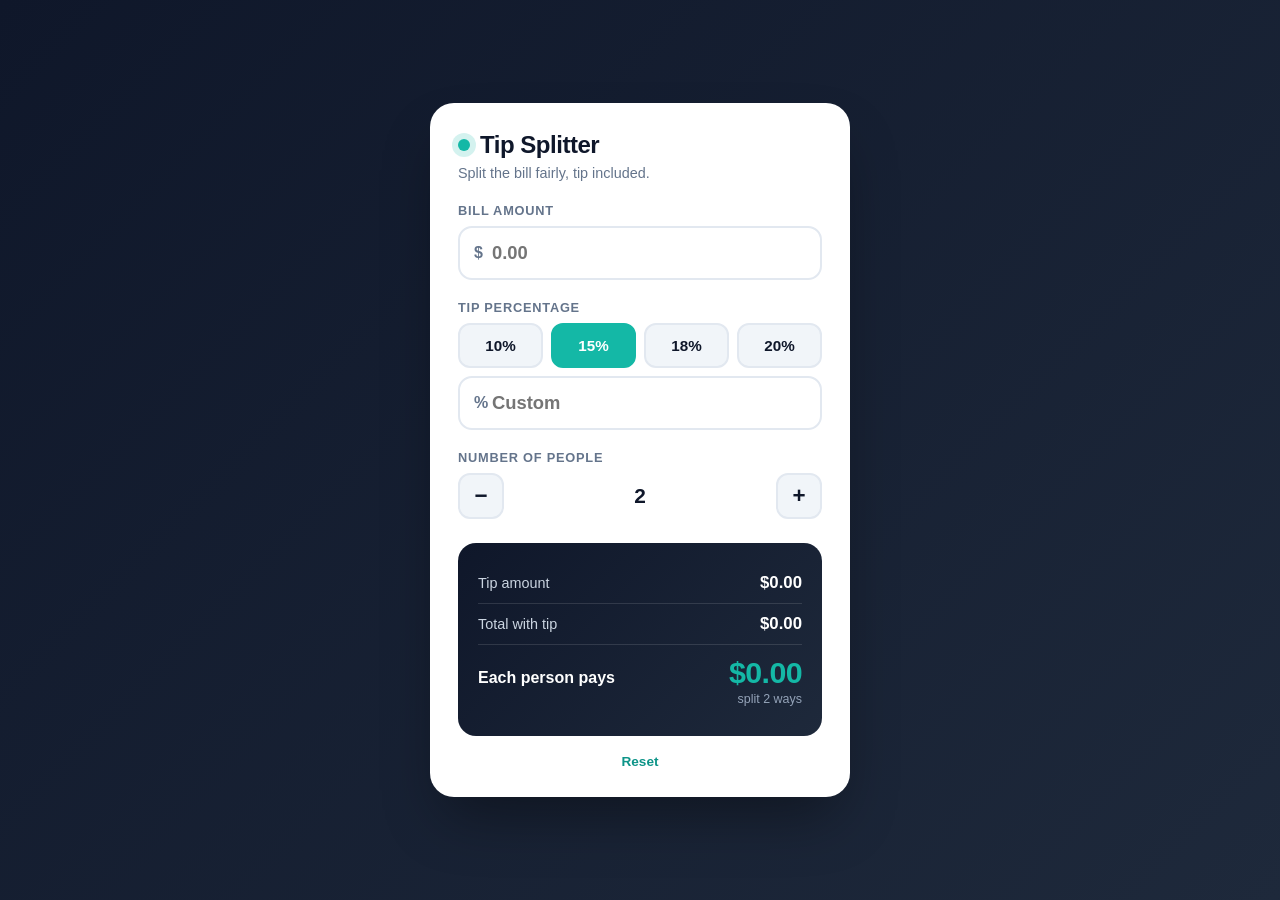
<file: 01_Session2_BadPrompt/index.html>
<!DOCTYPE html>
<html lang="en">
<head>
<meta charset="UTF-8">
<meta name="viewport" content="width=device-width, initial-scale=1">
<title>Tip Splitter</title>
<style>
  :root{
    --bg1:#0f172a;
    --bg2:#1e293b;
    --card:#ffffff;
    --ink:#0f172a;
    --muted:#64748b;
    --line:#e2e8f0;
    --accent:#14b8a6;
    --accent-dark:#0d9488;
    --soft:#f1f5f9;
  }
  *{box-sizing:border-box;margin:0;padding:0}
  body{
    font-family:-apple-system,BlinkMacSystemFont,"Segoe UI",Roboto,Helvetica,Arial,sans-serif;
    min-height:100vh;
    display:flex;
    align-items:center;
    justify-content:center;
    padding:24px;
    background:linear-gradient(135deg,var(--bg1),var(--bg2));
    color:var(--ink);
  }
  .app{
    width:100%;
    max-width:420px;
    background:var(--card);
    border-radius:24px;
    padding:28px;
    box-shadow:0 30px 60px -15px rgba(0,0,0,.4);
  }
  header{margin-bottom:22px}
  header h1{
    font-size:1.5rem;
    letter-spacing:-.02em;
    display:flex;
    align-items:center;
    gap:10px;
  }
  header .dot{
    width:12px;height:12px;border-radius:50%;
    background:var(--accent);
    box-shadow:0 0 0 6px rgba(20,184,166,.18);
  }
  header p{color:var(--muted);font-size:.9rem;margin-top:6px}

  label{
    display:block;
    font-size:.8rem;
    font-weight:600;
    text-transform:uppercase;
    letter-spacing:.06em;
    color:var(--muted);
    margin-bottom:8px;
  }
  .field{margin-bottom:20px}
  .input-wrap{position:relative}
  .input-wrap .prefix{
    position:absolute;left:16px;top:50%;transform:translateY(-50%);
    color:var(--muted);font-weight:600;
  }
  input[type=number]{
    width:100%;
    font-size:1.15rem;
    font-weight:600;
    padding:14px 16px 14px 32px;
    border:2px solid var(--line);
    border-radius:14px;
    outline:none;
    transition:border-color .15s,box-shadow .15s;
    -moz-appearance:textfield;
  }
  input[type=number]::-webkit-outer-spin-button,
  input[type=number]::-webkit-inner-spin-button{-webkit-appearance:none;margin:0}
  input[type=number]:focus{
    border-color:var(--accent);
    box-shadow:0 0 0 4px rgba(20,184,166,.15);
  }

  .tips{display:grid;grid-template-columns:repeat(4,1fr);gap:8px}
  .tip-btn{
    padding:12px 0;
    border:2px solid var(--line);
    background:var(--soft);
    border-radius:12px;
    font-size:.95rem;
    font-weight:700;
    color:var(--ink);
    cursor:pointer;
    transition:all .15s;
  }
  .tip-btn:hover{border-color:var(--accent)}
  .tip-btn.active{
    background:var(--accent);
    border-color:var(--accent);
    color:#fff;
  }
  .custom-tip{margin-top:8px}

  .stepper{display:flex;align-items:center;gap:12px}
  .stepper button{
    width:46px;height:46px;
    border:2px solid var(--line);
    background:var(--soft);
    border-radius:12px;
    font-size:1.4rem;
    font-weight:700;
    color:var(--ink);
    cursor:pointer;
    transition:all .15s;
  }
  .stepper button:hover{border-color:var(--accent);color:var(--accent-dark)}
  .stepper .count{
    flex:1;
    text-align:center;
    font-size:1.3rem;
    font-weight:700;
  }

  .results{
    margin-top:24px;
    background:linear-gradient(135deg,var(--bg1),var(--bg2));
    border-radius:18px;
    padding:20px;
    color:#fff;
  }
  .row{
    display:flex;
    justify-content:space-between;
    align-items:baseline;
    padding:10px 0;
  }
  .row + .row{border-top:1px solid rgba(255,255,255,.12)}
  .row .k{font-size:.9rem;color:#cbd5e1}
  .row .v{font-size:1.05rem;font-weight:600}
  .row.total .k{font-size:1rem;color:#fff;font-weight:600}
  .row.total .v{
    font-size:1.9rem;
    font-weight:800;
    color:var(--accent);
    letter-spacing:-.02em;
  }
  .per{font-size:.78rem;color:#94a3b8;margin-top:2px;text-align:right}

  footer{
    margin-top:18px;
    text-align:center;
    font-size:.78rem;
    color:var(--muted);
  }
  .reset{
    background:none;border:none;color:var(--accent-dark);
    font-weight:600;cursor:pointer;font-size:.85rem;
  }
</style>
</head>
<body>
<div class="app">
  <header>
    <h1><span class="dot"></span>Tip Splitter</h1>
    <p>Split the bill fairly, tip included.</p>
  </header>

  <div class="field">
    <label for="bill">Bill amount</label>
    <div class="input-wrap">
      <span class="prefix">$</span>
      <input type="number" id="bill" min="0" step="0.01" placeholder="0.00" inputmode="decimal">
    </div>
  </div>

  <div class="field">
    <label>Tip percentage</label>
    <div class="tips" id="tips">
      <button class="tip-btn" data-tip="10">10%</button>
      <button class="tip-btn active" data-tip="15">15%</button>
      <button class="tip-btn" data-tip="18">18%</button>
      <button class="tip-btn" data-tip="20">20%</button>
    </div>
    <div class="input-wrap custom-tip">
      <span class="prefix">%</span>
      <input type="number" id="customTip" min="0" step="1" placeholder="Custom" inputmode="decimal">
    </div>
  </div>

  <div class="field">
    <label>Number of people</label>
    <div class="stepper">
      <button id="minus" aria-label="Fewer people">&minus;</button>
      <div class="count" id="people">2</div>
      <button id="plus" aria-label="More people">+</button>
    </div>
  </div>

  <div class="results">
    <div class="row"><span class="k">Tip amount</span><span class="v" id="tipAmt">$0.00</span></div>
    <div class="row"><span class="k">Total with tip</span><span class="v" id="grand">$0.00</span></div>
    <div class="row total">
      <div>
        <span class="k">Each person pays</span>
      </div>
      <div>
        <span class="v" id="perPerson">$0.00</span>
        <div class="per" id="splitNote">split 2 ways</div>
      </div>
    </div>
  </div>

  <footer>
    <button class="reset" id="reset">Reset</button>
  </footer>
</div>

<script>
(function(){
  var bill = document.getElementById('bill');
  var customTip = document.getElementById('customTip');
  var tipsBox = document.getElementById('tips');
  var peopleEl = document.getElementById('people');
  var minus = document.getElementById('minus');
  var plus = document.getElementById('plus');
  var tipAmtEl = document.getElementById('tipAmt');
  var grandEl = document.getElementById('grand');
  var perEl = document.getElementById('perPerson');
  var noteEl = document.getElementById('splitNote');
  var reset = document.getElementById('reset');

  var tipPct = 15;
  var people = 2;

  function money(n){
    if(!isFinite(n)) n = 0;
    return '$' + n.toFixed(2).replace(/\B(?=(\d{3})+(?!\d))/g, ',');
  }

  function activeCustom(){
    return customTip.value !== '' && !isNaN(parseFloat(customTip.value));
  }

  function currentTip(){
    return activeCustom() ? Math.max(0, parseFloat(customTip.value)) : tipPct;
  }

  function render(){
    var b = parseFloat(bill.value);
    if(isNaN(b) || b < 0) b = 0;
    var pct = currentTip();
    var tip = b * pct / 100;
    var grand = b + tip;
    var per = people > 0 ? grand / people : grand;

    tipAmtEl.textContent = money(tip);
    grandEl.textContent = money(grand);
    perEl.textContent = money(per);
    noteEl.textContent = 'split ' + people + (people === 1 ? ' way' : ' ways');
  }

  tipsBox.addEventListener('click', function(e){
    var btn = e.target.closest('.tip-btn');
    if(!btn) return;
    tipPct = parseFloat(btn.dataset.tip);
    customTip.value = '';
    [].forEach.call(tipsBox.children, function(c){ c.classList.remove('active'); });
    btn.classList.add('active');
    render();
  });

  customTip.addEventListener('input', function(){
    if(activeCustom()){
      [].forEach.call(tipsBox.children, function(c){ c.classList.remove('active'); });
    }
    render();
  });

  bill.addEventListener('input', render);

  minus.addEventListener('click', function(){
    if(people > 1){ people--; peopleEl.textContent = people; render(); }
  });
  plus.addEventListener('click', function(){
    if(people < 50){ people++; peopleEl.textContent = people; render(); }
  });

  reset.addEventListener('click', function(){
    bill.value = '';
    customTip.value = '';
    tipPct = 15;
    people = 2;
    peopleEl.textContent = people;
    [].forEach.call(tipsBox.children, function(c){
      c.classList.toggle('active', c.dataset.tip === '15');
    });
    render();
    bill.focus();
  });

  render();
})();
</script>
</body>
</html>
</file>
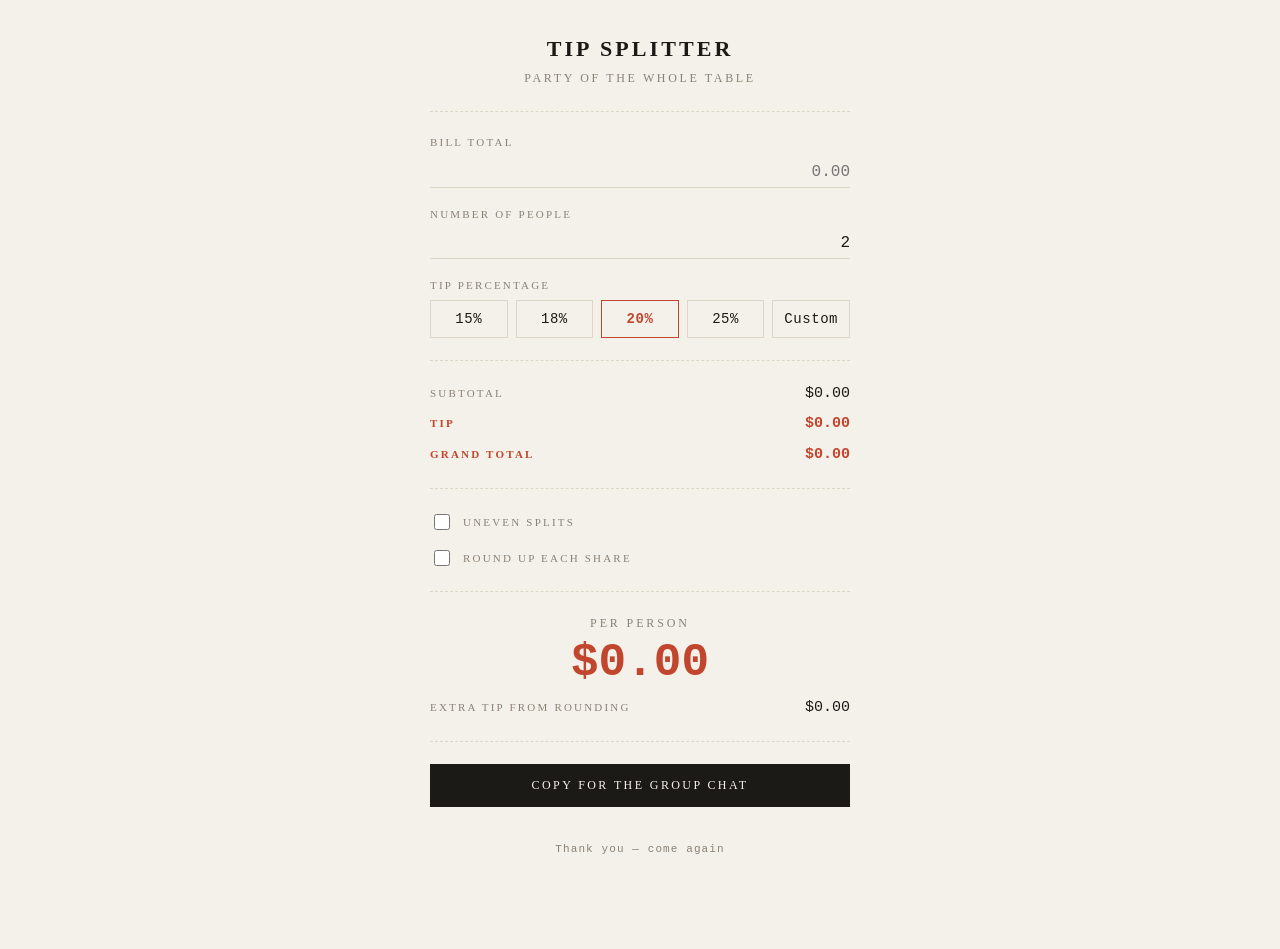
<file: 02_Session2_DetailedPrompt/index.html>
<!DOCTYPE html>
<html lang="en">
<head>
<meta charset="UTF-8">
<meta name="viewport" content="width=device-width, initial-scale=1">
<title>Tip Splitter Receipt</title>
<style>
  :root {
    --paper: #F4F1EA;
    --ink: #1C1A17;
    --stamp: #C2452D;
    --muted: #8A8175;
    --hair: #DDD6C8;
    --serif: Georgia, "Iowan Old Style", "Times New Roman", serif;
    --mono: Menlo, Consolas, ui-monospace, "Courier New", monospace;
  }

  * { box-sizing: border-box; }

  html, body {
    margin: 0;
    padding: 0;
    background: var(--paper);
    color: var(--ink);
  }

  body {
    font-family: var(--serif);
    line-height: 1.5;
    -webkit-font-smoothing: antialiased;
    padding: 32px 16px 80px;
  }

  .receipt {
    max-width: 420px;
    margin: 0 auto;
  }

  h1 {
    font-family: var(--serif);
    font-weight: 700;
    font-size: 22px;
    letter-spacing: 0.14em;
    text-transform: uppercase;
    text-align: center;
    margin: 0 0 4px;
  }

  .subhead {
    text-align: center;
    color: var(--muted);
    font-size: 12px;
    letter-spacing: 0.22em;
    text-transform: uppercase;
    margin: 0 0 24px;
  }

  .tear {
    border: 0;
    border-top: 1px dashed var(--hair);
    margin: 22px 0;
  }

  .label {
    font-family: var(--serif);
    font-size: 11px;
    letter-spacing: 0.2em;
    text-transform: uppercase;
    color: var(--muted);
    display: block;
    margin-bottom: 6px;
  }

  input[type="number"] {
    width: 100%;
    font-family: var(--mono);
    font-size: 16px;
    color: var(--ink);
    background: transparent;
    border: 0;
    border-bottom: 1px solid var(--hair);
    padding: 6px 0;
    outline: none;
    text-align: right;
  }

  input[type="number"]:focus {
    border-bottom-color: var(--ink);
  }

  input[type="number"]::-webkit-outer-spin-button,
  input[type="number"]::-webkit-inner-spin-button {
    -webkit-appearance: none;
    margin: 0;
  }

  input[type="number"] {
    -moz-appearance: textfield;
  }

  .field {
    margin-bottom: 18px;
  }

  .tip-buttons {
    display: flex;
    flex-wrap: wrap;
    gap: 8px;
  }

  .tip-buttons button {
    flex: 1 1 0;
    min-width: 64px;
    font-family: var(--mono);
    font-size: 14px;
    color: var(--ink);
    background: transparent;
    border: 1px solid var(--hair);
    padding: 10px 4px;
    cursor: pointer;
    letter-spacing: 0.04em;
  }

  .tip-buttons button:hover {
    border-color: var(--muted);
  }

  .tip-buttons button.active {
    border-color: var(--stamp);
    color: var(--stamp);
    font-weight: 700;
  }

  .custom-tip-wrap {
    margin-top: 12px;
  }

  .row {
    display: flex;
    justify-content: space-between;
    align-items: baseline;
    gap: 12px;
    margin: 8px 0;
  }

  .row .rlabel {
    font-family: var(--serif);
    font-size: 11px;
    letter-spacing: 0.2em;
    text-transform: uppercase;
    color: var(--muted);
  }

  .row .rvalue {
    font-family: var(--mono);
    font-size: 15px;
    text-align: right;
    white-space: nowrap;
  }

  .row.accent .rvalue,
  .row.accent .rlabel {
    color: var(--stamp);
    font-weight: 700;
  }

  .perperson {
    text-align: center;
    margin: 20px 0 4px;
  }

  .perperson .rlabel {
    font-family: var(--serif);
    font-size: 12px;
    letter-spacing: 0.24em;
    text-transform: uppercase;
    color: var(--muted);
    display: block;
    margin-bottom: 6px;
  }

  .perperson .big {
    font-family: var(--mono);
    font-size: 46px;
    font-weight: 700;
    color: var(--stamp);
    line-height: 1.1;
  }

  .toggle-line {
    display: flex;
    align-items: center;
    gap: 10px;
    margin: 14px 0;
  }

  .toggle-line label {
    font-family: var(--serif);
    font-size: 11px;
    letter-spacing: 0.2em;
    text-transform: uppercase;
    color: var(--muted);
    cursor: pointer;
  }

  .toggle-line input[type="checkbox"] {
    width: 16px;
    height: 16px;
    accent-color: var(--stamp);
    cursor: pointer;
  }

  .person-rows {
    margin: 10px 0 4px;
  }

  .person-row {
    display: flex;
    align-items: baseline;
    justify-content: space-between;
    gap: 10px;
    margin: 10px 0;
  }

  .person-row .pname {
    font-family: var(--serif);
    font-size: 11px;
    letter-spacing: 0.16em;
    text-transform: uppercase;
    color: var(--muted);
    flex: 0 0 auto;
  }

  .person-row .pextra {
    flex: 1 1 auto;
    display: flex;
    align-items: baseline;
    gap: 6px;
    justify-content: flex-end;
  }

  .person-row .pextra span {
    font-family: var(--mono);
    font-size: 12px;
    color: var(--muted);
  }

  .person-row .pextra input {
    width: 90px;
    font-family: var(--mono);
    font-size: 14px;
    background: transparent;
    border: 0;
    border-bottom: 1px solid var(--hair);
    padding: 4px 0;
    text-align: right;
    outline: none;
    color: var(--ink);
  }

  .person-row .pextra input:focus {
    border-bottom-color: var(--ink);
  }

  .breakdown {
    margin-top: 10px;
  }

  .breakdown .person-line {
    display: flex;
    justify-content: space-between;
    gap: 12px;
    margin: 6px 0;
  }

  .breakdown .person-line .n {
    font-family: var(--serif);
    font-size: 12px;
    letter-spacing: 0.12em;
    text-transform: uppercase;
    color: var(--ink);
  }

  .breakdown .person-line .v {
    font-family: var(--mono);
    font-size: 15px;
    text-align: right;
  }

  .copy-btn {
    display: block;
    width: 100%;
    font-family: var(--serif);
    font-size: 12px;
    letter-spacing: 0.2em;
    text-transform: uppercase;
    color: var(--paper);
    background: var(--ink);
    border: 0;
    padding: 14px;
    cursor: pointer;
    margin-top: 8px;
  }

  .copy-btn:hover {
    background: var(--stamp);
  }

  .copy-confirm {
    text-align: center;
    font-family: var(--serif);
    font-size: 11px;
    letter-spacing: 0.2em;
    text-transform: uppercase;
    color: var(--stamp);
    height: 16px;
    margin-top: 10px;
  }

  .foot {
    text-align: center;
    color: var(--muted);
    font-family: var(--mono);
    font-size: 11px;
    letter-spacing: 0.1em;
    margin-top: 8px;
  }
</style>
</head>
<body>
<div class="receipt">
  <h1>Tip Splitter</h1>
  <p class="subhead">Party of the whole table</p>

  <hr class="tear">

  <div class="field">
    <label class="label" for="bill">Bill Total</label>
    <input type="number" id="bill" inputmode="decimal" min="0" step="0.01" placeholder="0.00">
  </div>

  <div class="field">
    <label class="label" for="people">Number of People</label>
    <input type="number" id="people" inputmode="numeric" min="1" step="1" value="2">
  </div>

  <div class="field">
    <span class="label">Tip Percentage</span>
    <div class="tip-buttons" id="tipButtons">
      <button type="button" data-tip="15">15%</button>
      <button type="button" data-tip="18">18%</button>
      <button type="button" data-tip="20">20%</button>
      <button type="button" data-tip="25">25%</button>
      <button type="button" data-tip="custom">Custom</button>
    </div>
    <div class="custom-tip-wrap" id="customTipWrap" hidden>
      <label class="label" for="customTip">Custom Tip %</label>
      <input type="number" id="customTip" inputmode="decimal" min="0" step="0.1" placeholder="0">
    </div>
  </div>

  <hr class="tear">

  <div class="row">
    <span class="rlabel">Subtotal</span>
    <span class="rvalue" id="outSubtotal">$0.00</span>
  </div>
  <div class="row accent">
    <span class="rlabel">Tip</span>
    <span class="rvalue" id="outTip">$0.00</span>
  </div>
  <div class="row accent">
    <span class="rlabel">Grand Total</span>
    <span class="rvalue" id="outTotal">$0.00</span>
  </div>

  <hr class="tear">

  <div class="toggle-line">
    <input type="checkbox" id="unevenToggle">
    <label for="unevenToggle">Uneven splits</label>
  </div>
  <div id="unevenPanel" hidden>
    <p class="foot" style="text-align:left;margin:4px 0 0;">Enter a dollar amount for anyone covering extra (pricey entree). It leaves the shared pool, then lands back on their line.</p>
    <div class="person-rows" id="personRows"></div>
  </div>

  <div class="toggle-line">
    <input type="checkbox" id="roundToggle">
    <label for="roundToggle">Round up each share</label>
  </div>

  <hr class="tear">

  <div class="perperson">
    <span class="rlabel">Per Person</span>
    <span class="big" id="outPerPerson">$0.00</span>
  </div>

  <div class="row" id="surplusRow" hidden>
    <span class="rlabel">Extra tip from rounding</span>
    <span class="rvalue" id="outSurplus">$0.00</span>
  </div>

  <div class="breakdown" id="breakdown" hidden></div>

  <hr class="tear">

  <button type="button" class="copy-btn" id="copyBtn">Copy for the group chat</button>
  <div class="copy-confirm" id="copyConfirm"></div>

  <p class="foot">Thank you — come again</p>
</div>

<script>
(function () {
  "use strict";

  var billEl = document.getElementById("bill");
  var peopleEl = document.getElementById("people");
  var tipButtons = document.getElementById("tipButtons");
  var customTipWrap = document.getElementById("customTipWrap");
  var customTipEl = document.getElementById("customTip");
  var unevenToggle = document.getElementById("unevenToggle");
  var unevenPanel = document.getElementById("unevenPanel");
  var personRows = document.getElementById("personRows");
  var roundToggle = document.getElementById("roundToggle");
  var breakdownEl = document.getElementById("breakdown");
  var surplusRow = document.getElementById("surplusRow");
  var copyBtn = document.getElementById("copyBtn");
  var copyConfirm = document.getElementById("copyConfirm");

  var out = {
    subtotal: document.getElementById("outSubtotal"),
    tip: document.getElementById("outTip"),
    total: document.getElementById("outTotal"),
    perPerson: document.getElementById("outPerPerson"),
    surplus: document.getElementById("outSurplus")
  };

  var tipMode = "20";      // "15" | "18" | "20" | "25" | "custom"
  var extras = {};         // personIndex -> dollar amount string

  var lastSummary = null;  // for copy

  function money(n) {
    if (!isFinite(n)) n = 0;
    return "$" + n.toFixed(2);
  }

  function num(v) {
    var n = parseFloat(v);
    return isFinite(n) && n > 0 ? n : 0;
  }

  function currentTipPct() {
    if (tipMode === "custom") return num(customTipEl.value);
    return parseFloat(tipMode);
  }

  function setActiveButton() {
    var btns = tipButtons.querySelectorAll("button");
    for (var i = 0; i < btns.length; i++) {
      var v = btns[i].getAttribute("data-tip");
      btns[i].classList.toggle("active", v === tipMode);
    }
    customTipWrap.hidden = tipMode !== "custom";
  }

  function personCount() {
    var p = parseInt(peopleEl.value, 10);
    if (!isFinite(p) || p < 1) p = 1;
    return p;
  }

  function buildPersonRows() {
    var count = personCount();
    personRows.innerHTML = "";
    for (var i = 0; i < count; i++) {
      var row = document.createElement("div");
      row.className = "person-row";

      var name = document.createElement("span");
      name.className = "pname";
      name.textContent = "Person " + (i + 1);

      var wrap = document.createElement("span");
      wrap.className = "pextra";
      var dollar = document.createElement("span");
      dollar.textContent = "extra $";
      var inp = document.createElement("input");
      inp.type = "number";
      inp.min = "0";
      inp.step = "0.01";
      inp.inputMode = "decimal";
      inp.placeholder = "0.00";
      inp.value = extras[i] != null ? extras[i] : "";
      (function (idx, field) {
        field.addEventListener("input", function () {
          extras[idx] = field.value;
          recalc();
        });
      })(i, inp);

      wrap.appendChild(dollar);
      wrap.appendChild(inp);
      row.appendChild(name);
      row.appendChild(wrap);
      personRows.appendChild(row);
    }
  }

  function recalc() {
    var subtotal = num(billEl.value);
    var count = personCount();
    var tipPct = currentTipPct();
    var tip = subtotal * tipPct / 100;
    var grand = subtotal + tip;

    out.subtotal.textContent = money(subtotal);
    out.tip.textContent = money(tip);
    out.total.textContent = money(grand);

    var useUneven = unevenToggle.checked;
    var useRound = roundToggle.checked;

    // Gather extras (only when uneven active)
    var extraList = [];
    var extraSum = 0;
    for (var i = 0; i < count; i++) {
      var e = useUneven ? num(extras[i]) : 0;
      if (e > grand) e = 0; // guard silly input
      extraList.push(e);
      extraSum += e;
    }
    if (extraSum > grand) {
      // can't pull more than the whole check out of the pool
      extraSum = grand;
    }

    var sharedPool = grand - extraSum;
    if (sharedPool < 0) sharedPool = 0;
    var baseShare = sharedPool / count;

    // Raw per-person before rounding
    var raw = [];
    for (var j = 0; j < count; j++) {
      raw.push(baseShare + extraList[j]);
    }

    var finalShares = raw.slice();
    var surplus = 0;
    if (useRound) {
      for (var k = 0; k < count; k++) {
        var up = Math.ceil(raw[k] - 1e-9);
        surplus += up - raw[k];
        finalShares[k] = up;
      }
    }

    // Per-person headline number
    var headline;
    if (useUneven) {
      headline = count ? finalShares.reduce(function (a, b) { return a + b; }, 0) / count : 0;
    } else {
      headline = finalShares[0] || 0;
    }
    // When even + round, every share is identical; show that exact value
    if (!useUneven) headline = finalShares[0] || 0;

    out.perPerson.textContent = money(headline);

    surplusRow.hidden = !useRound;
    out.surplus.textContent = money(surplus);

    // Breakdown list (show when uneven OR round is on)
    if (useUneven || useRound) {
      breakdownEl.hidden = false;
      breakdownEl.innerHTML = "";
      for (var m = 0; m < count; m++) {
        var line = document.createElement("div");
        line.className = "person-line";
        var n = document.createElement("span");
        n.className = "n";
        n.textContent = "Person " + (m + 1) + (extraList[m] > 0 ? " (+" + money(extraList[m]) + ")" : "");
        var v = document.createElement("span");
        v.className = "v";
        v.textContent = money(finalShares[m]);
        line.appendChild(n);
        line.appendChild(v);
        breakdownEl.appendChild(line);
      }
    } else {
      breakdownEl.hidden = true;
      breakdownEl.innerHTML = "";
    }

    // Build copy summary
    var lines = [];
    lines.push("Dinner split");
    lines.push("Bill: " + money(subtotal));
    lines.push("Tip (" + (Math.round(tipPct * 100) / 100) + "%): " + money(tip));
    lines.push("Total: " + money(grand));
    if (useRound && surplus > 0.004) {
      lines.push("Rounded up — extra tip: " + money(surplus));
    }
    lines.push("");
    if (useUneven || useRound) {
      for (var q = 0; q < count; q++) {
        var tag = extraList[q] > 0 ? " (incl. " + money(extraList[q]) + " extra)" : "";
        lines.push("Person " + (q + 1) + ": " + money(finalShares[q]) + tag);
      }
    } else {
      lines.push("Each of " + count + ": " + money(headline));
    }
    lastSummary = lines.join("\n");
  }

  // ----- events -----
  billEl.addEventListener("input", recalc);
  peopleEl.addEventListener("input", function () {
    buildPersonRows();
    recalc();
  });
  customTipEl.addEventListener("input", recalc);

  tipButtons.addEventListener("click", function (ev) {
    var btn = ev.target.closest("button");
    if (!btn) return;
    tipMode = btn.getAttribute("data-tip");
    setActiveButton();
    if (tipMode === "custom") customTipEl.focus();
    recalc();
  });

  unevenToggle.addEventListener("change", function () {
    unevenPanel.hidden = !unevenToggle.checked;
    if (unevenToggle.checked) buildPersonRows();
    recalc();
  });

  roundToggle.addEventListener("change", recalc);

  copyBtn.addEventListener("click", function () {
    var text = lastSummary || "";
    function done() {
      copyConfirm.textContent = "Copied to clipboard";
      setTimeout(function () { copyConfirm.textContent = ""; }, 2500);
    }
    function fallback() {
      var ta = document.createElement("textarea");
      ta.value = text;
      ta.setAttribute("readonly", "");
      ta.style.position = "absolute";
      ta.style.left = "-9999px";
      document.body.appendChild(ta);
      ta.select();
      var ok = false;
      try { ok = document.execCommand("copy"); } catch (e) { ok = false; }
      document.body.removeChild(ta);
      if (ok) { done(); }
      else { copyConfirm.textContent = "Copy failed — select manually"; }
    }
    if (navigator.clipboard && navigator.clipboard.writeText) {
      navigator.clipboard.writeText(text).then(done, fallback);
    } else {
      fallback();
    }
  });

  // ----- init -----
  setActiveButton();
  buildPersonRows();
  recalc();
})();
</script>
</body>
</html>
</file>
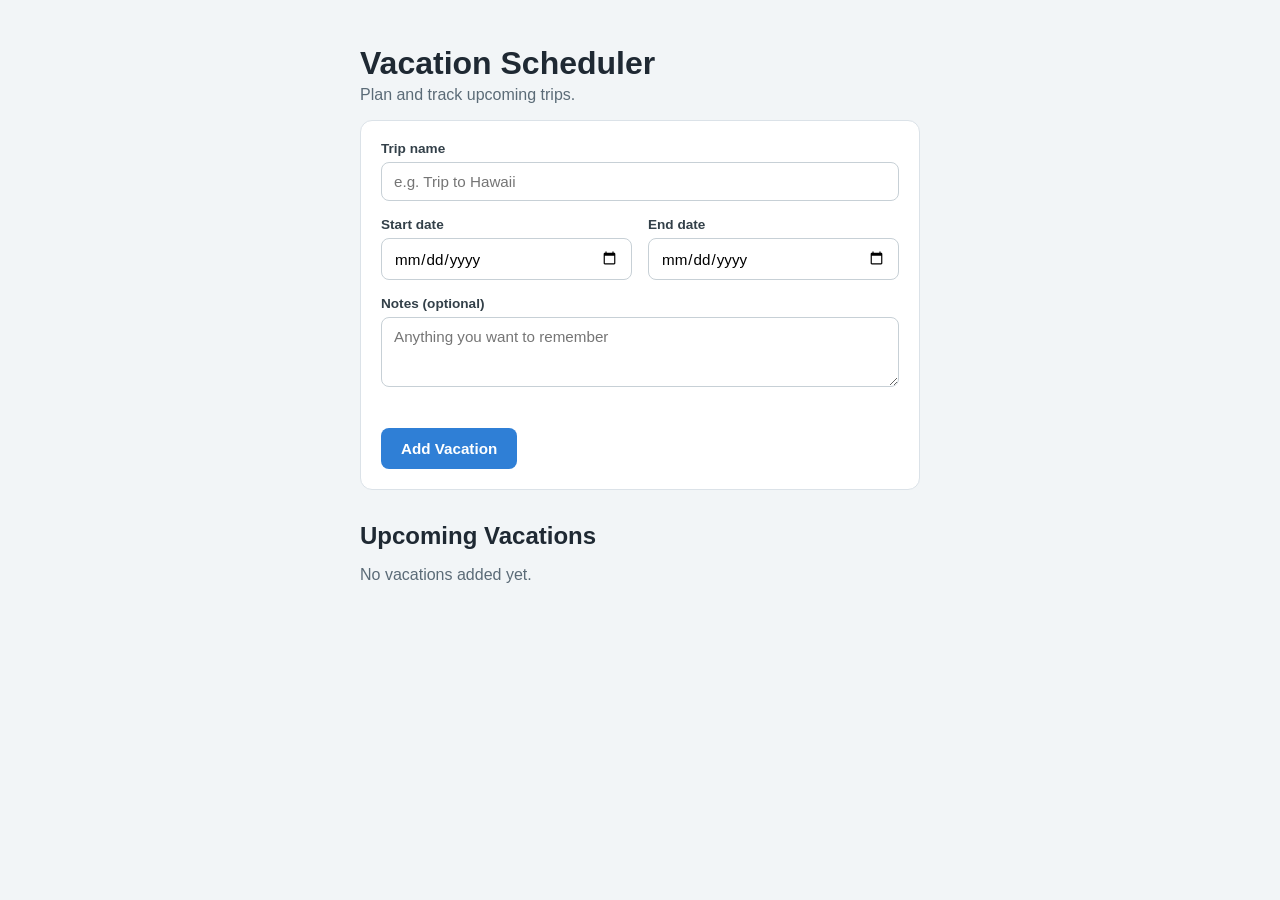
<file: 05_ENTP6314ProjectA/vacation-scheduler/index.html>
<!DOCTYPE html>
<html lang="en">
<head>
<meta charset="UTF-8">
<meta name="viewport" content="width=device-width, initial-scale=1">
<title>Vacation Scheduler</title>
<link rel="stylesheet" href="style.css">
</head>
<body>

<div class="page">
  <h1>Vacation Scheduler</h1>
  <p class="subtitle">Plan and track upcoming trips.</p>

  <form id="vacation-form">
    <div class="field">
      <label for="name">Trip name</label>
      <input type="text" id="name" placeholder="e.g. Trip to Hawaii" required>
    </div>

    <div class="field-row">
      <div class="field">
        <label for="start">Start date</label>
        <input type="date" id="start" required>
      </div>
      <div class="field">
        <label for="end">End date</label>
        <input type="date" id="end" required>
      </div>
    </div>

    <div class="field">
      <label for="notes">Notes (optional)</label>
      <textarea id="notes" placeholder="Anything you want to remember"></textarea>
    </div>

    <p id="error-message" class="error-message"></p>

    <button type="submit">Add Vacation</button>
  </form>

  <h2>Upcoming Vacations</h2>
  <p id="empty-message" class="empty-message">No vacations added yet.</p>
  <div id="vacation-list"></div>
</div>

<script src="script.js"></script>
</body>
</html>
</file>
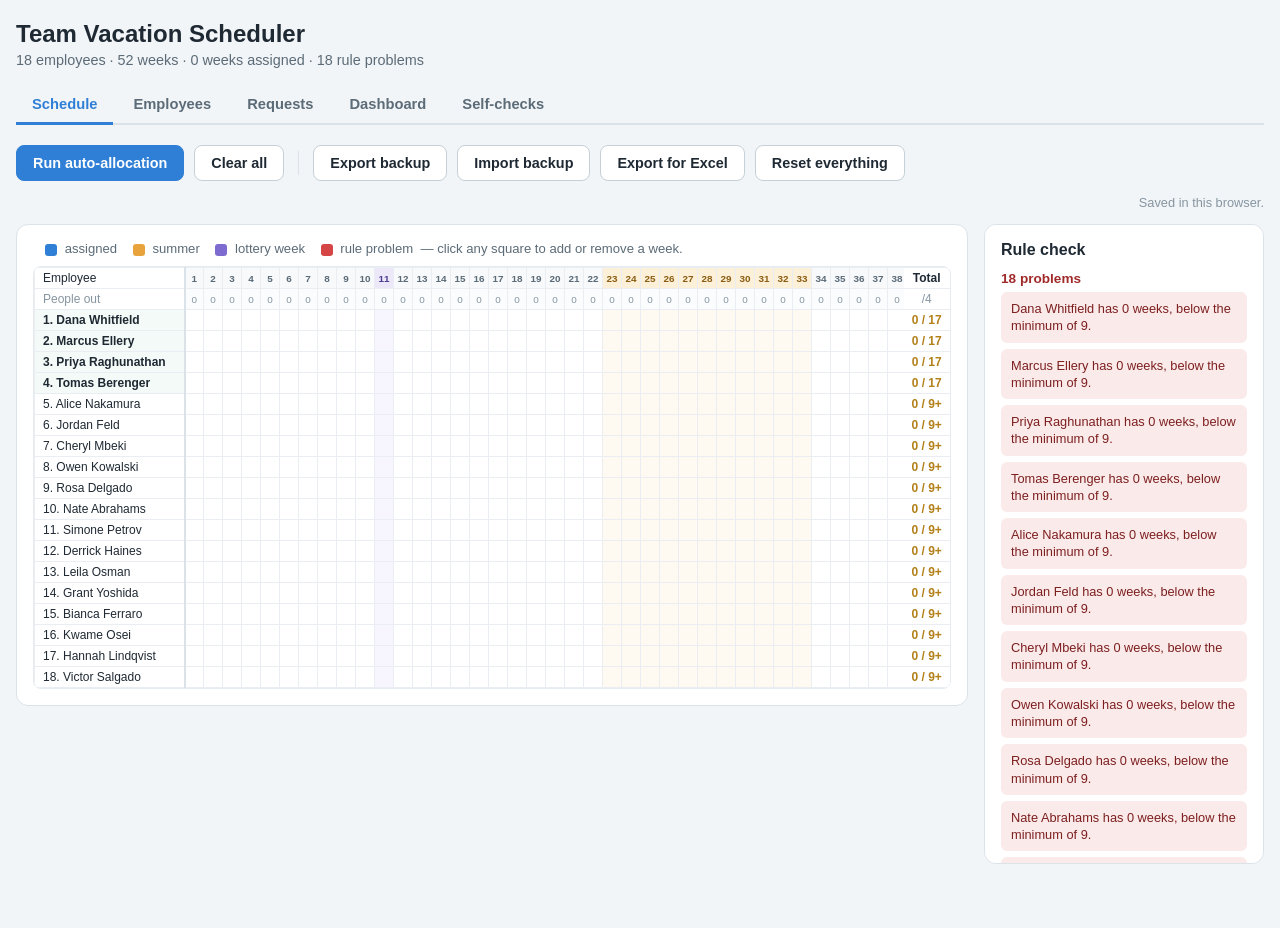
<file: 06_ENTP6314ProjectB/vacation-scheduler/index.html>
<!DOCTYPE html>
<html lang="en">
<head>
<meta charset="UTF-8">
<meta name="viewport" content="width=device-width, initial-scale=1">
<title>Team Vacation Scheduler</title>
<link rel="stylesheet" href="style.css">
</head>
<body>

<div class="page">
  <header class="app-header">
    <h1>Team Vacation Scheduler</h1>
    <p class="subtitle" id="header-subtitle"></p>
  </header>

  <nav class="tabs" id="tabs">
    <button class="tab-button active" data-tab="schedule">Schedule</button>
    <button class="tab-button" data-tab="employees">Employees</button>
    <button class="tab-button" data-tab="requests">Requests</button>
    <button class="tab-button" data-tab="dashboard">Dashboard</button>
    <button class="tab-button" data-tab="checks">Self-checks</button>
  </nav>

  <!-- ---------------------------------------------------------------- -->
  <section class="tab-panel" id="tab-schedule">
    <div class="toolbar">
      <button class="btn btn-primary" id="btn-allocate">Run auto-allocation</button>
      <button class="btn" id="btn-clear">Clear all</button>

      <span class="toolbar-divider"></span>

      <button class="btn" id="btn-export-json">Export backup</button>
      <button class="btn" id="btn-import-json">Import backup</button>
      <button class="btn" id="btn-export-csv">Export for Excel</button>
      <button class="btn btn-danger" id="btn-reset">Reset everything</button>

      <input type="file" id="import-file" accept=".json,application/json" hidden>
    </div>

    <div class="toolbar">
      <span class="toolbar-note" id="toolbar-note"></span>
      <span class="save-status" id="save-status"></span>
    </div>

    <div class="schedule-layout">
      <div class="grid-wrap">
        <p class="hint">
          <span class="swatch swatch-normal"></span> assigned
          <span class="swatch swatch-summer"></span> summer
          <span class="swatch swatch-lottery"></span> lottery week
          <span class="swatch swatch-error"></span> rule problem
          &nbsp;— click any square to add or remove a week.
        </p>
        <div class="grid-scroll">
          <table class="grid" id="grid"></table>
        </div>
      </div>

      <aside class="violations" id="violations"></aside>
    </div>
  </section>

  <!-- ---------------------------------------------------------------- -->
  <section class="tab-panel hidden" id="tab-employees">
    <div class="panel">
      <label class="field-label" for="employee-picker">Showing</label>
      <select id="employee-picker" class="select"></select>
      <div id="employee-summary"></div>
    </div>

    <div class="two-up">
      <div class="panel">
        <h2>Assigned weeks</h2>
        <div id="employee-weeks"></div>
      </div>

      <div class="panel">
        <h2>Request an extra week</h2>
        <p class="hint">Only weeks with room under the coverage cap can be requested.</p>
        <div class="field">
          <label class="field-label" for="request-week">Week</label>
          <select id="request-week" class="select"></select>
        </div>
        <div class="field">
          <label class="field-label" for="request-note">Note (optional)</label>
          <input type="text" id="request-note" class="text-input" placeholder="Why you need it">
        </div>
        <button class="btn btn-primary" id="btn-request">Submit request</button>
        <p class="form-note" id="request-note-msg"></p>

        <h2 class="spaced">Your requests</h2>
        <div id="employee-requests"></div>
      </div>
    </div>
  </section>

  <section class="tab-panel hidden" id="tab-requests">
    <div class="panel">
      <h2>Pending requests</h2>
      <div id="pending-requests"></div>
    </div>

    <div class="panel">
      <h2>Already decided</h2>
      <div id="decided-requests"></div>
    </div>
  </section>

  <section class="tab-panel hidden" id="tab-dashboard">
    <div class="stat-row" id="stat-row"></div>

    <div class="panel">
      <h2>People on vacation each week</h2>
      <p class="hint">
        <span class="swatch swatch-normal"></span> normal
        <span class="swatch swatch-summer"></span> summer
        <span class="swatch swatch-lottery"></span> lottery
        <span class="swatch swatch-error"></span> over the cap
      </p>
      <div id="coverage-chart"></div>
    </div>

    <div class="panel">
      <h2>Rule problems</h2>
      <div id="dashboard-violations"></div>
    </div>

    <div class="panel">
      <h2>Every employee</h2>
      <div id="dashboard-table"></div>
    </div>
  </section>

  <!-- ---------------------------------------------------------------- -->
  <section class="tab-panel hidden" id="tab-checks">
    <div class="panel">
      <h2>Rules in effect</h2>
      <div id="rules-summary"></div>
    </div>

    <div class="panel">
      <h2>Self-checks</h2>
      <div id="self-checks"></div>
    </div>

    <div class="panel">
      <h2>The 52 weeks</h2>
      <p class="hint">
        <span class="swatch swatch-summer"></span> summer week
        <span class="swatch swatch-lottery"></span> lottery week
      </p>
      <table class="week-table" id="week-table"></table>
    </div>
  </section>
</div>

<script src="rules.js"></script>
<script src="employees.js"></script>
<script src="calendar.js"></script>
<script src="validate.js"></script>
<script src="allocate.js"></script>
<script src="storage.js"></script>
<script src="selfcheck.js"></script>
<script src="app.js"></script>
</body>
</html>
</file>
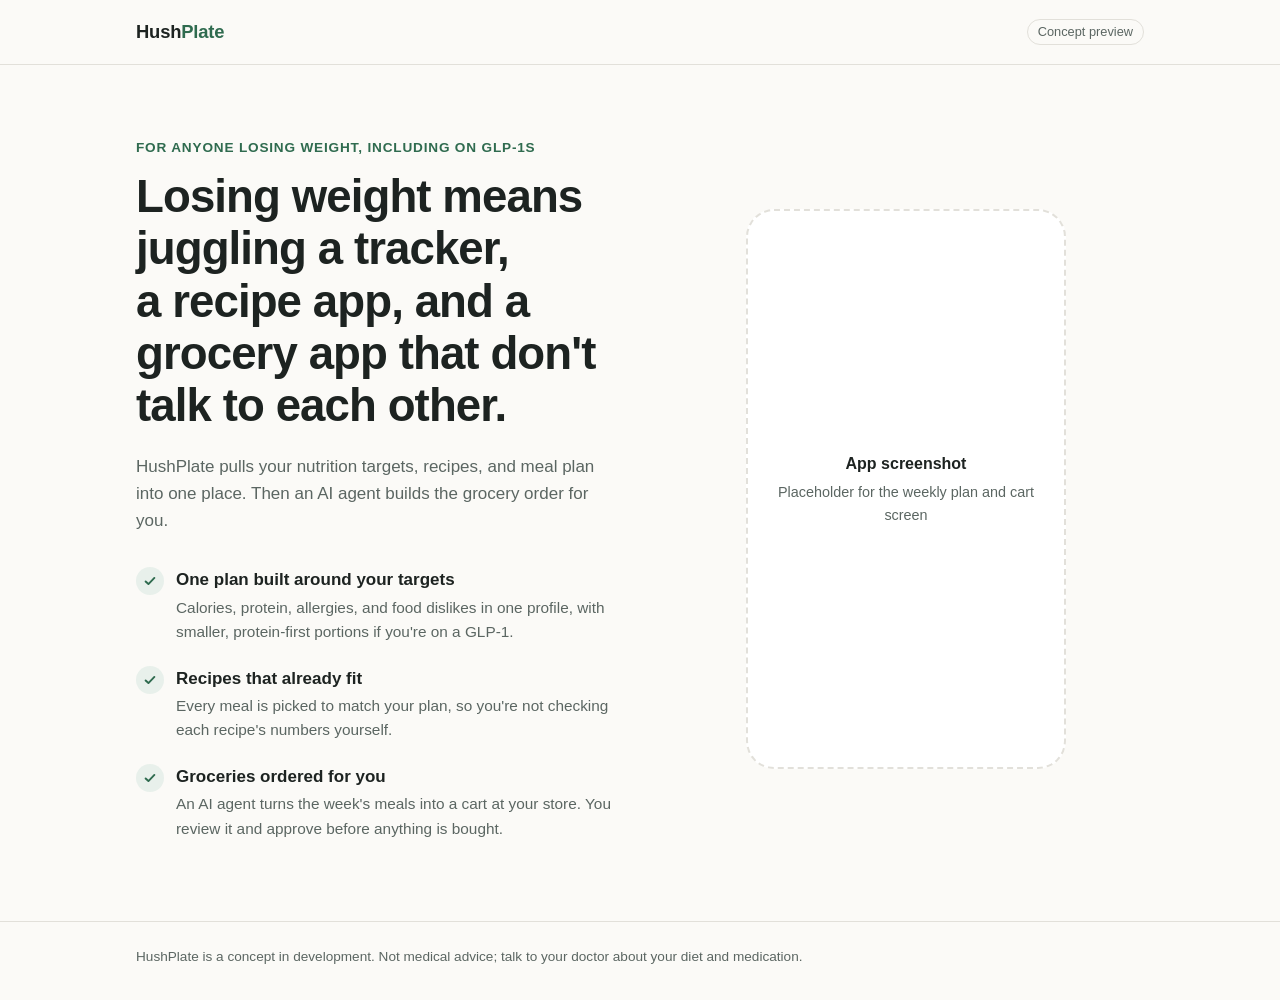
<file: 07_DietGroceryApp/LandingPage/index.html>
<!doctype html>
<html lang="en">
<head>
<meta charset="utf-8">
<meta name="viewport" content="width=device-width, initial-scale=1">
<title>HushPlate</title>
<meta name="description" content="HushPlate turns your nutrition targets into a meal plan, then an AI agent orders the groceries.">
<style>
  :root {
    --bg: #fbfaf7;
    --surface: #ffffff;
    --text: #1d2321;
    --muted: #5b6662;
    --border: #e2e0da;
    --accent: #2f6b4f;
    --accent-soft: #e8f0eb;
  }
  @media (prefers-color-scheme: dark) {
    :root:not([data-theme="light"]) {
      --bg: #141816;
      --surface: #1b201e;
      --text: #ecefed;
      --muted: #a3ada9;
      --border: #2e3532;
      --accent: #7cc4a0;
      --accent-soft: #1f2d26;
      color-scheme: dark;
    }
  }
  :root[data-theme="dark"] {
    --bg: #141816;
    --surface: #1b201e;
    --text: #ecefed;
    --muted: #a3ada9;
    --border: #2e3532;
    --accent: #7cc4a0;
    --accent-soft: #1f2d26;
      color-scheme: dark;
  }

  * { box-sizing: border-box; }
  body {
    margin: 0;
    background: var(--bg);
    color: var(--text);
    font-family: -apple-system, BlinkMacSystemFont, "Segoe UI", Roboto, "Helvetica Neue", Arial, sans-serif;
    font-size: 17px;
    line-height: 1.6;
  }
  .wrap { max-width: 1040px; margin: 0 auto; padding: 0 16px; }

  header { border-bottom: 1px solid var(--border); }
  header .wrap { display: flex; align-items: center; justify-content: space-between; height: 64px; }
  .brand { font-weight: 700; font-size: 1.15rem; letter-spacing: -0.01em; }
  .brand span { color: var(--accent); }
  .tag {
    font-size: 0.8rem; color: var(--muted);
    border: 1px solid var(--border); border-radius: 999px; padding: 2px 10px;
  }

  .hero {
    display: grid; grid-template-columns: 1fr 1fr; gap: 56px; align-items: center;
    padding: 72px 0 80px;
  }
  .eyebrow {
    color: var(--accent); font-weight: 600; font-size: 0.85rem;
    text-transform: uppercase; letter-spacing: 0.06em; margin: 0 0 12px;
  }
  h1 {
    font-size: clamp(2rem, 4.2vw, 2.85rem); line-height: 1.15; letter-spacing: -0.02em;
    margin: 0 0 20px; text-wrap: balance;
  }
  .lede { color: var(--muted); margin: 0 0 32px; max-width: 34em; }

  ul.benefits { list-style: none; margin: 0; padding: 0; display: grid; gap: 20px; }
  ul.benefits li { display: grid; grid-template-columns: 28px 1fr; gap: 12px; }
  .check {
    width: 28px; height: 28px; border-radius: 50%;
    background: var(--accent-soft); color: var(--accent);
    display: grid; place-items: center; margin-top: 1px;
  }
  .benefits strong { display: block; }
  .benefits p { margin: 2px 0 0; color: var(--muted); font-size: 0.96rem; }

  .shot {
    aspect-ratio: 9 / 16; max-height: 560px; width: 100%; max-width: 320px; justify-self: center;
    border: 2px dashed var(--border); border-radius: 28px; background: var(--surface);
    display: grid; place-items: center; text-align: center; padding: 24px;
    color: var(--muted); font-size: 0.9rem;
  }
  .shot b { display: block; color: var(--text); font-size: 1rem; margin-bottom: 4px; }

  footer { border-top: 1px solid var(--border); color: var(--muted); font-size: 0.85rem; }
  footer .wrap { padding-top: 24px; padding-bottom: 32px; }

  @media (max-width: 760px) {
    .hero { grid-template-columns: 1fr; gap: 40px; padding: 48px 0 56px; }
    .shot { max-width: 260px; }
  }
</style>
</head>
<body>

<header>
  <div class="wrap">
    <div class="brand">Hush<span>Plate</span></div>
    <div class="tag">Concept preview</div>
  </div>
</header>

<main class="wrap">
  <section class="hero">
    <div>
      <p class="eyebrow">For anyone losing weight, including on GLP-1s</p>
      <h1>Losing weight means juggling a tracker, a recipe app, and a grocery app that don't talk to each other.</h1>
      <p class="lede">HushPlate pulls your nutrition targets, recipes, and meal plan into one place. Then an AI agent builds the grocery order for you.</p>

      <ul class="benefits">
        <li>
          <span class="check" aria-hidden="true">
            <svg width="14" height="14" viewBox="0 0 16 16" fill="none" stroke="currentColor" stroke-width="2.2" stroke-linecap="round" stroke-linejoin="round"><path d="M3 8.5l3.2 3L13 4.5"/></svg>
          </span>
          <div>
            <strong>One plan built around your targets</strong>
            <p>Calories, protein, allergies, and food dislikes in one profile, with smaller, protein-first portions if you're on a GLP-1.</p>
          </div>
        </li>
        <li>
          <span class="check" aria-hidden="true">
            <svg width="14" height="14" viewBox="0 0 16 16" fill="none" stroke="currentColor" stroke-width="2.2" stroke-linecap="round" stroke-linejoin="round"><path d="M3 8.5l3.2 3L13 4.5"/></svg>
          </span>
          <div>
            <strong>Recipes that already fit</strong>
            <p>Every meal is picked to match your plan, so you're not checking each recipe's numbers yourself.</p>
          </div>
        </li>
        <li>
          <span class="check" aria-hidden="true">
            <svg width="14" height="14" viewBox="0 0 16 16" fill="none" stroke="currentColor" stroke-width="2.2" stroke-linecap="round" stroke-linejoin="round"><path d="M3 8.5l3.2 3L13 4.5"/></svg>
          </span>
          <div>
            <strong>Groceries ordered for you</strong>
            <p>An AI agent turns the week's meals into a cart at your store. You review it and approve before anything is bought.</p>
          </div>
        </li>
      </ul>
    </div>

    <div class="shot" role="img" aria-label="Placeholder for an app screenshot">
      <div><b>App screenshot</b>Placeholder for the weekly plan and cart screen</div>
    </div>
  </section>
</main>

<footer>
  <div class="wrap">HushPlate is a concept in development. Not medical advice; talk to your doctor about your diet and medication.</div>
</footer>

</body>
</html>
</file>
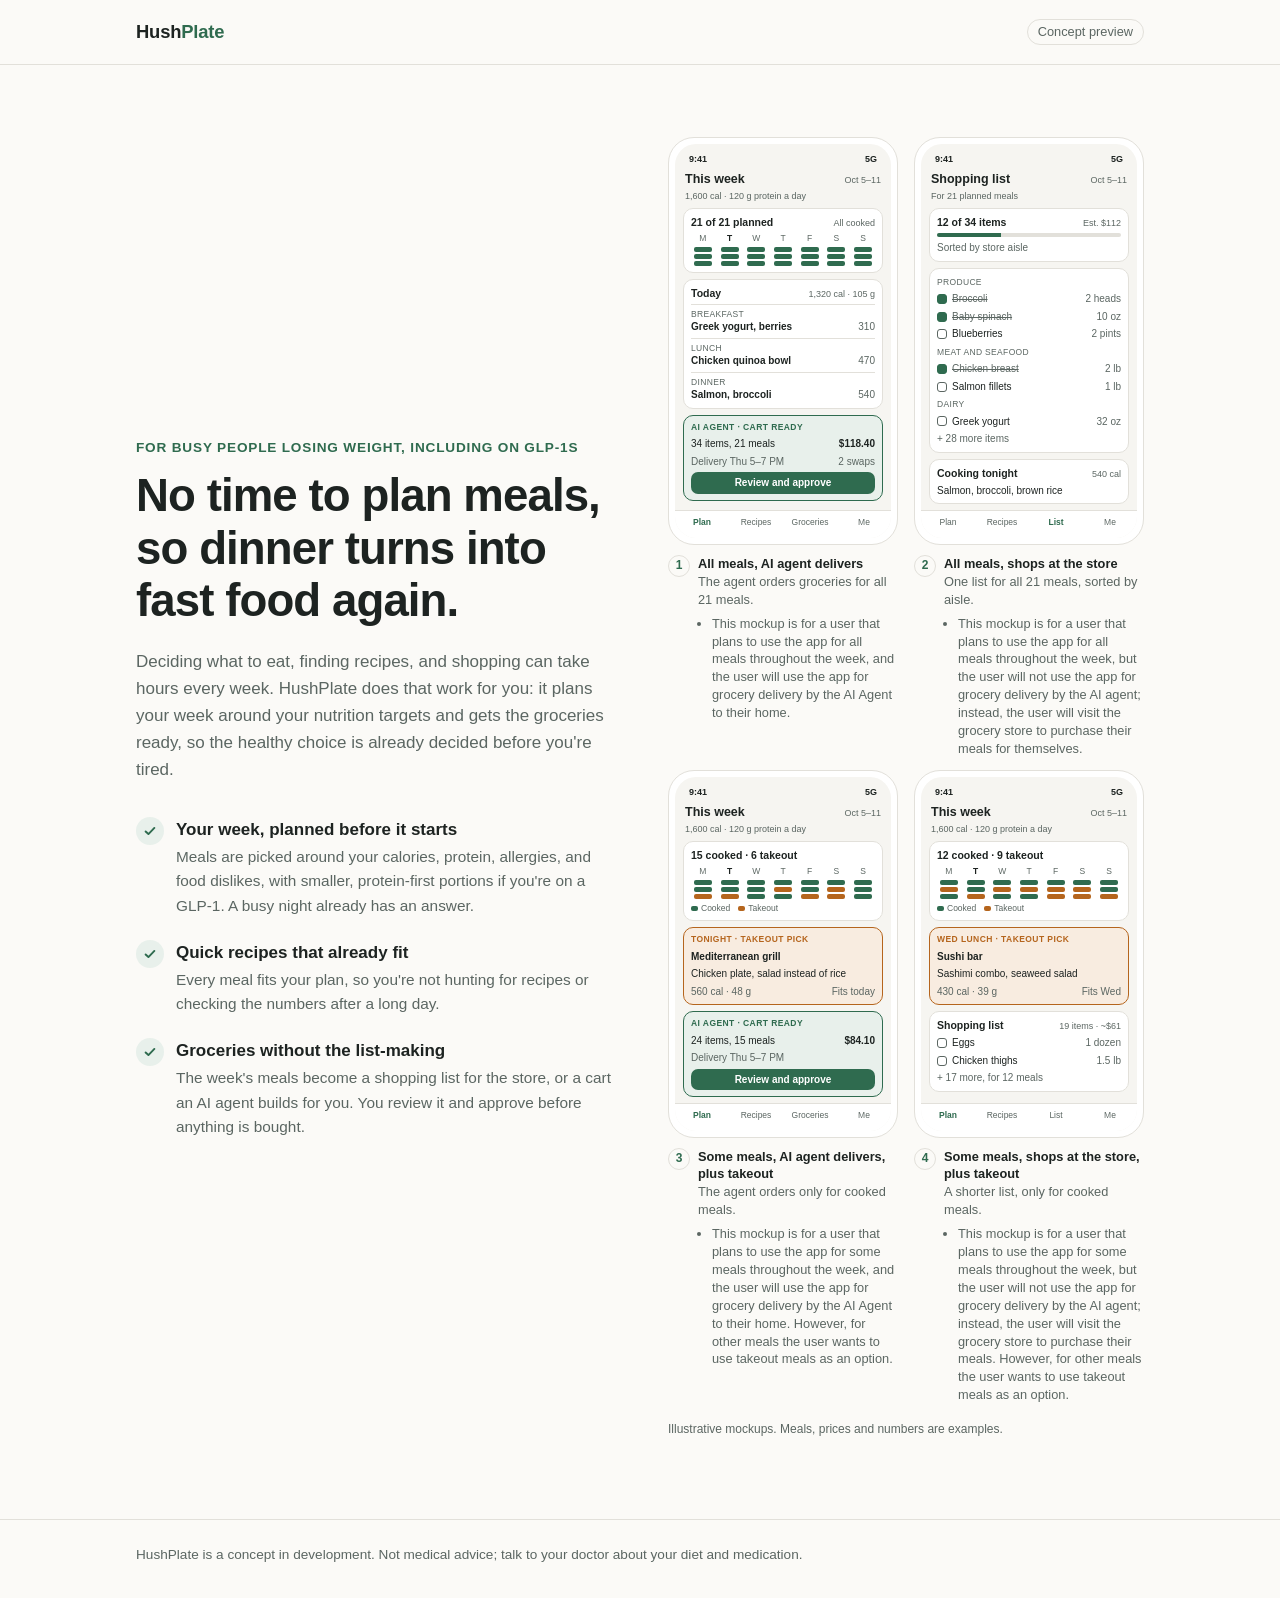
<file: 07_DietGroceryApp/LandingPage/index-updated-2.html>
<!doctype html>
<html lang="en">
<head>
<meta charset="utf-8">
<meta name="viewport" content="width=device-width, initial-scale=1">
<title>HushPlate Updated 2</title>
<meta name="description" content="No time to plan meals? HushPlate plans your week around your nutrition targets and gets the groceries ready, so a busy night isn't a fast-food night.">
<style>
  :root {
    --bg: #fbfaf7;
    --surface: #ffffff;
    --text: #1d2321;
    --muted: #5b6662;
    --border: #e2e0da;
    --accent: #2f6b4f;
    --accent-soft: #e8f0eb;
    --screen: #f6f5f1;
    --takeout: #b5651d;
    --takeout-soft: #f8ece0;
  }
  @media (prefers-color-scheme: dark) {
    :root:not([data-theme="light"]) {
      --bg: #141816;
      --surface: #1b201e;
      --text: #ecefed;
      --muted: #a3ada9;
      --border: #2e3532;
      --accent: #7cc4a0;
      --accent-soft: #1f2d26;
      --screen: #222826;
      --takeout: #e3a265;
      --takeout-soft: #3a2a1c;
      color-scheme: dark;
    }
  }
  :root[data-theme="dark"] {
    --bg: #141816;
    --surface: #1b201e;
    --text: #ecefed;
    --muted: #a3ada9;
    --border: #2e3532;
    --accent: #7cc4a0;
    --accent-soft: #1f2d26;
      --screen: #222826;
      --takeout: #e3a265;
      --takeout-soft: #3a2a1c;
      color-scheme: dark;
  }

  * { box-sizing: border-box; }
  body {
    margin: 0;
    background: var(--bg);
    color: var(--text);
    font-family: -apple-system, BlinkMacSystemFont, "Segoe UI", Roboto, "Helvetica Neue", Arial, sans-serif;
    font-size: 17px;
    line-height: 1.6;
  }
  .wrap { max-width: 1040px; margin: 0 auto; padding: 0 16px; }

  header { border-bottom: 1px solid var(--border); }
  header .wrap { display: flex; align-items: center; justify-content: space-between; height: 64px; }
  .brand { font-weight: 700; font-size: 1.15rem; letter-spacing: -0.01em; }
  .brand span { color: var(--accent); }
  .tag {
    font-size: 0.8rem; color: var(--muted);
    border: 1px solid var(--border); border-radius: 999px; padding: 2px 10px;
  }

  .hero {
    display: grid; grid-template-columns: 1fr 1fr; gap: 56px; align-items: center;
    padding: 72px 0 80px;
  }
  .eyebrow {
    color: var(--accent); font-weight: 600; font-size: 0.85rem;
    text-transform: uppercase; letter-spacing: 0.06em; margin: 0 0 12px;
  }
  h1 {
    font-size: clamp(2rem, 4.2vw, 2.85rem); line-height: 1.15; letter-spacing: -0.02em;
    margin: 0 0 20px; text-wrap: balance;
  }
  .lede { color: var(--muted); margin: 0 0 32px; max-width: 34em; }

  ul.benefits { list-style: none; margin: 0; padding: 0; display: grid; gap: 20px; }
  ul.benefits li { display: grid; grid-template-columns: 28px 1fr; gap: 12px; }
  .check {
    width: 28px; height: 28px; border-radius: 50%;
    background: var(--accent-soft); color: var(--accent);
    display: grid; place-items: center; margin-top: 1px;
  }
  .benefits strong { display: block; }
  .benefits p { margin: 2px 0 0; color: var(--muted); font-size: 0.96rem; }

  /* Four app screenshots, one per type of user, in the spot the single placeholder used to hold. */
  .shots {
    display: grid; grid-template-columns: repeat(2, minmax(0, 1fr)); gap: 12px 16px; min-width: 0;
  }
  .shots figure { margin: 0; display: grid; grid-row: span 2; grid-template-rows: subgrid; gap: 10px; min-width: 0; }
  .shots figcaption { display: grid; grid-template-columns: 22px 1fr; gap: 8px; font-size: 0.8rem; line-height: 1.4; }
  .shots figcaption strong { display: block; }
  .shots figcaption span.d { color: var(--muted); }
  .shots figcaption .who { margin: 6px 0 0; padding-left: 14px; color: var(--muted); }
  .num {
    width: 22px; height: 22px; border-radius: 50%; border: 1px solid var(--border);
    display: grid; place-items: center; font-weight: 700; font-size: 0.75rem; color: var(--accent);
  }
  .shots-note { grid-column: 1 / -1; color: var(--muted); font-size: 0.75rem; margin: 4px 0 0; }

  .phone {
    width: 100%; max-width: 240px; justify-self: center; display: flex;
    border: 1px solid var(--border); border-radius: 26px; padding: 6px; background: var(--surface);
  }
  .screen {
    flex: 1; display: flex; flex-direction: column; gap: 6px; overflow: hidden;
    background: var(--screen); border-radius: 21px; padding: 9px 8px 0;
    font-size: 10px; line-height: 1.35; font-variant-numeric: tabular-nums;
  }
  .status { display: flex; justify-content: space-between; font-weight: 600; font-size: 9px; padding: 0 6px; }
  .app-head { display: flex; justify-content: space-between; align-items: baseline; padding: 0 2px; }
  .app-head b { font-size: 12.5px; }
  .app-head span, .target { color: var(--muted); font-size: 9px; }
  .target { padding: 0 2px; margin-top: -4px; }
  .card { background: var(--surface); border: 1px solid var(--border); border-radius: 10px; padding: 6px 7px; display: grid; gap: 4px; }
  .card-title { display: flex; justify-content: space-between; align-items: baseline; gap: 4px; }
  .card-title b { font-size: 10.5px; }
  .card-title span { color: var(--muted); font-size: 9px; white-space: nowrap; }
  .week { display: grid; grid-template-columns: repeat(7, 1fr); gap: 3px; text-align: center; }
  .day { display: grid; gap: 2px; justify-items: center; color: var(--muted); font-size: 8.5px; }
  .day.today { color: var(--text); font-weight: 700; }
  .day i { display: block; width: 100%; max-width: 18px; height: 5px; border-radius: 2px; background: var(--accent); }
  .day i.t { background: var(--takeout); }
  .legend { display: flex; gap: 8px; color: var(--muted); font-size: 8.5px; }
  .legend span::before { content: ""; display: inline-block; width: 7px; height: 5px; border-radius: 2px; margin-right: 3px; background: var(--accent); }
  .legend span.t::before { background: var(--takeout); }
  .meal { display: grid; grid-template-columns: 1fr auto; gap: 0 4px; padding-top: 4px; border-top: 1px solid var(--border); }
  .meal:first-of-type { border-top: 0; padding-top: 0; }
  .meal .when { grid-column: 1 / -1; color: var(--muted); font-size: 8.5px; text-transform: uppercase; letter-spacing: 0.04em; }
  .meal .what { font-weight: 600; }
  .meal .nums, .muted { color: var(--muted); }
  .meal .nums { white-space: nowrap; }
  .agent { border-color: var(--accent); background: var(--accent-soft); }
  .takeout { border-color: var(--takeout); background: var(--takeout-soft); }
  .label { font-size: 8.5px; font-weight: 700; text-transform: uppercase; letter-spacing: 0.05em; color: var(--accent); }
  .takeout .label { color: var(--takeout); }
  .row { display: flex; justify-content: space-between; gap: 4px; }
  .row span:last-child { font-weight: 600; white-space: nowrap; }
  .row.muted span:last-child { font-weight: 400; }
  .btn { display: block; text-align: center; border-radius: 7px; padding: 4px; font-weight: 600; background: var(--accent); color: var(--surface); }
  .aisle { font-size: 8.5px; color: var(--muted); text-transform: uppercase; letter-spacing: 0.04em; margin-top: 2px; }
  .item { display: grid; grid-template-columns: 10px 1fr auto; gap: 5px; align-items: center; }
  .box { width: 10px; height: 10px; border: 1.5px solid var(--muted); border-radius: 3px; }
  .item.done .box { background: var(--accent); border-color: var(--accent); }
  .item.done span:nth-child(2) { color: var(--muted); text-decoration: line-through; }
  .item span:last-child { color: var(--muted); }
  .bar { height: 4px; border-radius: 2px; background: var(--border); overflow: hidden; }
  .bar b { display: block; height: 100%; background: var(--accent); }
  .tabs {
    margin: auto -8px 0; padding: 6px 0 9px; display: grid; grid-template-columns: repeat(4, 1fr); text-align: center;
    border-top: 1px solid var(--border); background: var(--surface); color: var(--muted); font-size: 8.5px;
  }
  .tabs .on { color: var(--accent); font-weight: 700; }

  footer { border-top: 1px solid var(--border); color: var(--muted); font-size: 0.85rem; }
  footer .wrap { padding-top: 24px; padding-bottom: 32px; }

  @media (max-width: 760px) {
    .hero { grid-template-columns: 1fr; gap: 40px; padding: 48px 0 56px; }
  }
  @media (max-width: 520px) {
    .shots { grid-template-columns: 1fr; }
  }
</style>
</head>
<body>

<header>
  <div class="wrap">
    <div class="brand">Hush<span>Plate</span></div>
    <div class="tag">Concept preview</div>
  </div>
</header>

<main class="wrap">
  <section class="hero">
    <div>
      <p class="eyebrow">For busy people losing weight, including on GLP-1s</p>
      <h1>No time to plan meals, so dinner turns into fast food again.</h1>
      <p class="lede">Deciding what to eat, finding recipes, and shopping can take hours every week. HushPlate does that work for you: it plans your week around your nutrition targets and gets the groceries ready, so the healthy choice is already decided before you're tired.</p>

      <ul class="benefits">
        <li>
          <span class="check" aria-hidden="true">
            <svg width="14" height="14" viewBox="0 0 16 16" fill="none" stroke="currentColor" stroke-width="2.2" stroke-linecap="round" stroke-linejoin="round"><path d="M3 8.5l3.2 3L13 4.5"/></svg>
          </span>
          <div>
            <strong>Your week, planned before it starts</strong>
            <p>Meals are picked around your calories, protein, allergies, and food dislikes, with smaller, protein-first portions if you're on a GLP-1. A busy night already has an answer.</p>
          </div>
        </li>
        <li>
          <span class="check" aria-hidden="true">
            <svg width="14" height="14" viewBox="0 0 16 16" fill="none" stroke="currentColor" stroke-width="2.2" stroke-linecap="round" stroke-linejoin="round"><path d="M3 8.5l3.2 3L13 4.5"/></svg>
          </span>
          <div>
            <strong>Quick recipes that already fit</strong>
            <p>Every meal fits your plan, so you're not hunting for recipes or checking the numbers after a long day.</p>
          </div>
        </li>
        <li>
          <span class="check" aria-hidden="true">
            <svg width="14" height="14" viewBox="0 0 16 16" fill="none" stroke="currentColor" stroke-width="2.2" stroke-linecap="round" stroke-linejoin="round"><path d="M3 8.5l3.2 3L13 4.5"/></svg>
          </span>
          <div>
            <strong>Groceries without the list-making</strong>
            <p>The week's meals become a shopping list for the store, or a cart an AI agent builds for you. You review it and approve before anything is bought.</p>
          </div>
        </li>
      </ul>
    </div>

    <div class="shots">

      <figure>
        <div class="phone" role="img" aria-label="App screenshot for user 1: all 21 meals planned, today's meals, and a grocery cart the AI agent has ready for delivery">
          <div class="screen">
            <div class="status"><span>9:41</span><span>5G</span></div>
            <div class="app-head"><b>This week</b><span>Oct 5–11</span></div>
            <div class="target">1,600 cal · 120 g protein a day</div>
            <div class="card">
              <div class="card-title"><b>21 of 21 planned</b><span>All cooked</span></div>
              <div class="week">
                <div class="day">M<i></i><i></i><i></i></div>
                <div class="day today">T<i></i><i></i><i></i></div>
                <div class="day">W<i></i><i></i><i></i></div>
                <div class="day">T<i></i><i></i><i></i></div>
                <div class="day">F<i></i><i></i><i></i></div>
                <div class="day">S<i></i><i></i><i></i></div>
                <div class="day">S<i></i><i></i><i></i></div>
              </div>
            </div>
            <div class="card">
              <div class="card-title"><b>Today</b><span>1,320 cal · 105 g</span></div>
              <div class="meal"><span class="when">Breakfast</span><span class="what">Greek yogurt, berries</span><span class="nums">310</span></div>
              <div class="meal"><span class="when">Lunch</span><span class="what">Chicken quinoa bowl</span><span class="nums">470</span></div>
              <div class="meal"><span class="when">Dinner</span><span class="what">Salmon, broccoli</span><span class="nums">540</span></div>
            </div>
            <div class="card agent">
              <span class="label">AI agent · cart ready</span>
              <div class="row"><span>34 items, 21 meals</span><span>$118.40</span></div>
              <div class="row muted"><span>Delivery Thu 5–7 PM</span><span>2 swaps</span></div>
              <span class="btn">Review and approve</span>
            </div>
            <div class="tabs"><span class="on">Plan</span><span>Recipes</span><span>Groceries</span><span>Me</span></div>
          </div>
        </div>
        <figcaption>
          <span class="num">1</span>
          <div><strong>All meals, AI agent delivers</strong><span class="d">The agent orders groceries for all 21 meals.</span><ul class="who"><li>This mockup is for a user that plans to use the app for all meals throughout the week, and the user will use the app for grocery delivery by the AI Agent to their home.</li></ul></div>
        </figcaption>
      </figure>

      <figure>
        <div class="phone" role="img" aria-label="App screenshot for user 2: all 21 meals planned and a shopping list sorted by store aisle, with some items checked off">
          <div class="screen">
            <div class="status"><span>9:41</span><span>5G</span></div>
            <div class="app-head"><b>Shopping list</b><span>Oct 5–11</span></div>
            <div class="target">For 21 planned meals</div>
            <div class="card">
              <div class="card-title"><b>12 of 34 items</b><span>Est. $112</span></div>
              <div class="bar"><b style="width: 35%"></b></div>
              <span class="muted">Sorted by store aisle</span>
            </div>
            <div class="card">
              <div class="aisle">Produce</div>
              <div class="item done"><span class="box"></span><span>Broccoli</span><span>2 heads</span></div>
              <div class="item done"><span class="box"></span><span>Baby spinach</span><span>10 oz</span></div>
              <div class="item"><span class="box"></span><span>Blueberries</span><span>2 pints</span></div>
              <div class="aisle">Meat and seafood</div>
              <div class="item done"><span class="box"></span><span>Chicken breast</span><span>2 lb</span></div>
              <div class="item"><span class="box"></span><span>Salmon fillets</span><span>1 lb</span></div>
              <div class="aisle">Dairy</div>
              <div class="item"><span class="box"></span><span>Greek yogurt</span><span>32 oz</span></div>
              <span class="muted">+ 28 more items</span>
            </div>
            <div class="card">
              <div class="card-title"><b>Cooking tonight</b><span>540 cal</span></div>
              <span>Salmon, broccoli, brown rice</span>
            </div>
            <div class="tabs"><span>Plan</span><span>Recipes</span><span class="on">List</span><span>Me</span></div>
          </div>
        </div>
        <figcaption>
          <span class="num">2</span>
          <div><strong>All meals, shops at the store</strong><span class="d">One list for all 21 meals, sorted by aisle.</span><ul class="who"><li>This mockup is for a user that plans to use the app for all meals throughout the week, but the user will not use the app for grocery delivery by the AI agent; instead, the user will visit the grocery store to purchase their meals for themselves.</li></ul></div>
        </figcaption>
      </figure>

      <figure>
        <div class="phone" role="img" aria-label="App screenshot for user 3: 15 cooked and 6 takeout meals for the week, tonight's takeout pick, and a smaller AI agent grocery cart">
          <div class="screen">
            <div class="status"><span>9:41</span><span>5G</span></div>
            <div class="app-head"><b>This week</b><span>Oct 5–11</span></div>
            <div class="target">1,600 cal · 120 g protein a day</div>
            <div class="card">
              <div class="card-title"><b>15 cooked · 6 takeout</b></div>
              <div class="week">
                <div class="day">M<i></i><i></i><i class="t"></i></div>
                <div class="day today">T<i></i><i></i><i class="t"></i></div>
                <div class="day">W<i></i><i></i><i></i></div>
                <div class="day">T<i></i><i class="t"></i><i></i></div>
                <div class="day">F<i></i><i></i><i class="t"></i></div>
                <div class="day">S<i></i><i class="t"></i><i class="t"></i></div>
                <div class="day">S<i></i><i></i><i></i></div>
              </div>
              <div class="legend"><span>Cooked</span><span class="t">Takeout</span></div>
            </div>
            <div class="card takeout">
              <span class="label">Tonight · takeout pick</span>
              <b>Mediterranean grill</b>
              <span>Chicken plate, salad instead of rice</span>
              <div class="row muted"><span>560 cal · 48 g</span><span>Fits today</span></div>
            </div>
            <div class="card agent">
              <span class="label">AI agent · cart ready</span>
              <div class="row"><span>24 items, 15 meals</span><span>$84.10</span></div>
              <div class="row muted"><span>Delivery Thu 5–7 PM</span></div>
              <span class="btn">Review and approve</span>
            </div>
            <div class="tabs"><span class="on">Plan</span><span>Recipes</span><span>Groceries</span><span>Me</span></div>
          </div>
        </div>
        <figcaption>
          <span class="num">3</span>
          <div><strong>Some meals, AI agent delivers, plus takeout</strong><span class="d">The agent orders only for cooked meals.</span><ul class="who"><li>This mockup is for a user that plans to use the app for some meals throughout the week, and the user will use the app for grocery delivery by the AI Agent to their home. However, for other meals the user wants to use takeout meals as an option.</li></ul></div>
        </figcaption>
      </figure>

      <figure>
        <div class="phone" role="img" aria-label="App screenshot for user 4: 12 cooked and 9 takeout meals for the week, a takeout pick, and a shorter shopping list for the store">
          <div class="screen">
            <div class="status"><span>9:41</span><span>5G</span></div>
            <div class="app-head"><b>This week</b><span>Oct 5–11</span></div>
            <div class="target">1,600 cal · 120 g protein a day</div>
            <div class="card">
              <div class="card-title"><b>12 cooked · 9 takeout</b></div>
              <div class="week">
                <div class="day">M<i></i><i class="t"></i><i></i></div>
                <div class="day today">T<i></i><i></i><i class="t"></i></div>
                <div class="day">W<i></i><i class="t"></i><i></i></div>
                <div class="day">T<i></i><i class="t"></i><i></i></div>
                <div class="day">F<i></i><i class="t"></i><i class="t"></i></div>
                <div class="day">S<i></i><i class="t"></i><i class="t"></i></div>
                <div class="day">S<i></i><i></i><i class="t"></i></div>
              </div>
              <div class="legend"><span>Cooked</span><span class="t">Takeout</span></div>
            </div>
            <div class="card takeout">
              <span class="label">Wed lunch · takeout pick</span>
              <b>Sushi bar</b>
              <span>Sashimi combo, seaweed salad</span>
              <div class="row muted"><span>430 cal · 39 g</span><span>Fits Wed</span></div>
            </div>
            <div class="card">
              <div class="card-title"><b>Shopping list</b><span>19 items · ~$61</span></div>
              <div class="item"><span class="box"></span><span>Eggs</span><span>1 dozen</span></div>
              <div class="item"><span class="box"></span><span>Chicken thighs</span><span>1.5 lb</span></div>
              <span class="muted">+ 17 more, for 12 meals</span>
            </div>
            <div class="tabs"><span class="on">Plan</span><span>Recipes</span><span>List</span><span>Me</span></div>
          </div>
        </div>
        <figcaption>
          <span class="num">4</span>
          <div><strong>Some meals, shops at the store, plus takeout</strong><span class="d">A shorter list, only for cooked meals.</span><ul class="who"><li>This mockup is for a user that plans to use the app for some meals throughout the week, but the user will not use the app for grocery delivery by the AI agent; instead, the user will visit the grocery store to purchase their meals. However, for other meals the user wants to use takeout meals as an option.</li></ul></div>
        </figcaption>
      </figure>

      <p class="shots-note">Illustrative mockups. Meals, prices and numbers are examples.</p>
    </div>
  </section>
</main>

<footer>
  <div class="wrap">HushPlate is a concept in development. Not medical advice; talk to your doctor about your diet and medication.</div>
</footer>

</body>
</html>
</file>
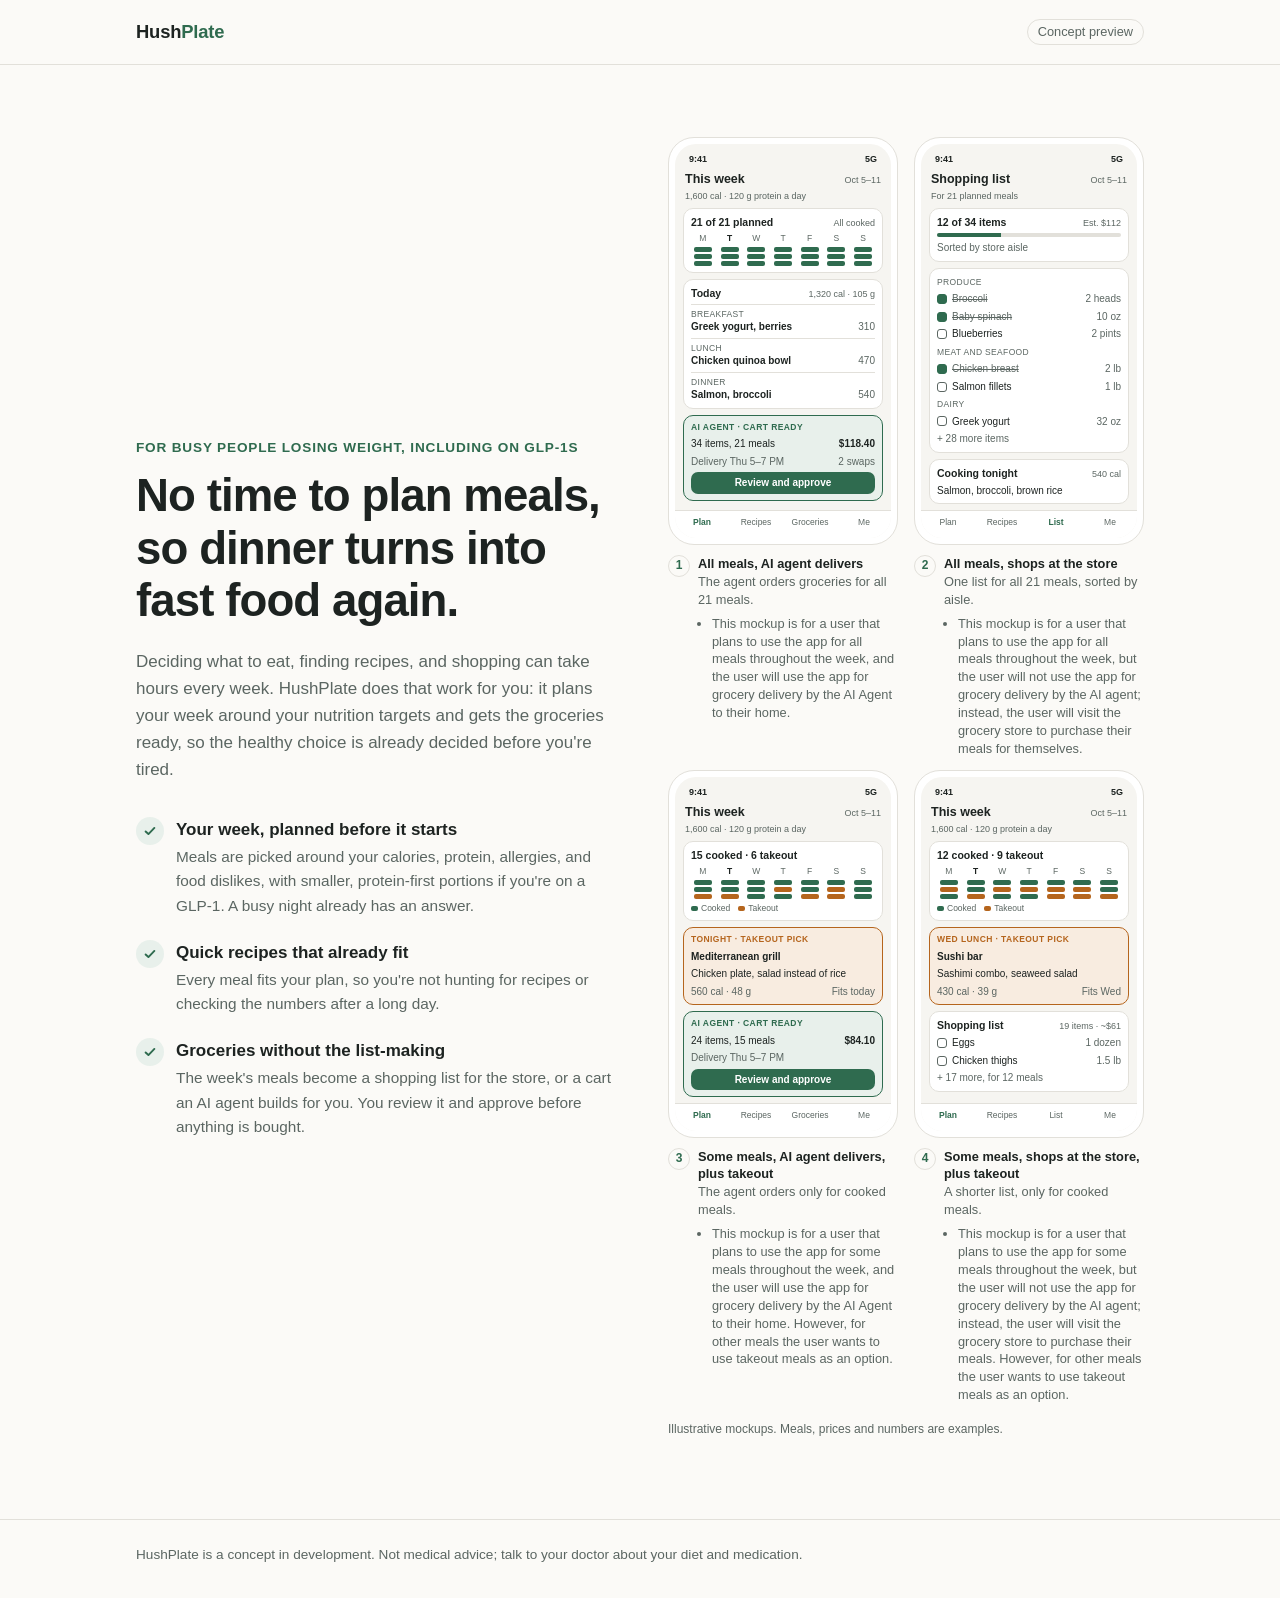
<file: 07_DietGroceryApp/LandingPage/index-updated.html>
<!doctype html>
<html lang="en">
<head>
<meta charset="utf-8">
<meta name="viewport" content="width=device-width, initial-scale=1">
<title>HushPlate Updated</title>
<meta name="description" content="No time to plan meals? HushPlate plans your week around your nutrition targets and gets the groceries ready, so a busy night isn't a fast-food night.">
<style>
  :root {
    --bg: #fbfaf7;
    --surface: #ffffff;
    --text: #1d2321;
    --muted: #5b6662;
    --border: #e2e0da;
    --accent: #2f6b4f;
    --accent-soft: #e8f0eb;
    --screen: #f6f5f1;
    --takeout: #b5651d;
    --takeout-soft: #f8ece0;
  }
  @media (prefers-color-scheme: dark) {
    :root:not([data-theme="light"]) {
      --bg: #141816;
      --surface: #1b201e;
      --text: #ecefed;
      --muted: #a3ada9;
      --border: #2e3532;
      --accent: #7cc4a0;
      --accent-soft: #1f2d26;
      --screen: #222826;
      --takeout: #e3a265;
      --takeout-soft: #3a2a1c;
      color-scheme: dark;
    }
  }
  :root[data-theme="dark"] {
    --bg: #141816;
    --surface: #1b201e;
    --text: #ecefed;
    --muted: #a3ada9;
    --border: #2e3532;
    --accent: #7cc4a0;
    --accent-soft: #1f2d26;
      --screen: #222826;
      --takeout: #e3a265;
      --takeout-soft: #3a2a1c;
      color-scheme: dark;
  }

  * { box-sizing: border-box; }
  body {
    margin: 0;
    background: var(--bg);
    color: var(--text);
    font-family: -apple-system, BlinkMacSystemFont, "Segoe UI", Roboto, "Helvetica Neue", Arial, sans-serif;
    font-size: 17px;
    line-height: 1.6;
  }
  .wrap { max-width: 1040px; margin: 0 auto; padding: 0 16px; }

  header { border-bottom: 1px solid var(--border); }
  header .wrap { display: flex; align-items: center; justify-content: space-between; height: 64px; }
  .brand { font-weight: 700; font-size: 1.15rem; letter-spacing: -0.01em; }
  .brand span { color: var(--accent); }
  .tag {
    font-size: 0.8rem; color: var(--muted);
    border: 1px solid var(--border); border-radius: 999px; padding: 2px 10px;
  }

  .hero {
    display: grid; grid-template-columns: 1fr 1fr; gap: 56px; align-items: center;
    padding: 72px 0 80px;
  }
  .eyebrow {
    color: var(--accent); font-weight: 600; font-size: 0.85rem;
    text-transform: uppercase; letter-spacing: 0.06em; margin: 0 0 12px;
  }
  h1 {
    font-size: clamp(2rem, 4.2vw, 2.85rem); line-height: 1.15; letter-spacing: -0.02em;
    margin: 0 0 20px; text-wrap: balance;
  }
  .lede { color: var(--muted); margin: 0 0 32px; max-width: 34em; }

  ul.benefits { list-style: none; margin: 0; padding: 0; display: grid; gap: 20px; }
  ul.benefits li { display: grid; grid-template-columns: 28px 1fr; gap: 12px; }
  .check {
    width: 28px; height: 28px; border-radius: 50%;
    background: var(--accent-soft); color: var(--accent);
    display: grid; place-items: center; margin-top: 1px;
  }
  .benefits strong { display: block; }
  .benefits p { margin: 2px 0 0; color: var(--muted); font-size: 0.96rem; }

  /* Four app screenshots, one per type of user, in the spot the single placeholder used to hold. */
  .shots {
    display: grid; grid-template-columns: repeat(2, minmax(0, 1fr)); gap: 12px 16px; min-width: 0;
  }
  .shots figure { margin: 0; display: grid; grid-row: span 2; grid-template-rows: subgrid; gap: 10px; min-width: 0; }
  .shots figcaption { display: grid; grid-template-columns: 22px 1fr; gap: 8px; font-size: 0.8rem; line-height: 1.4; }
  .shots figcaption strong { display: block; }
  .shots figcaption span.d { color: var(--muted); }
  .shots figcaption .who { margin: 6px 0 0; padding-left: 14px; color: var(--muted); }
  .num {
    width: 22px; height: 22px; border-radius: 50%; border: 1px solid var(--border);
    display: grid; place-items: center; font-weight: 700; font-size: 0.75rem; color: var(--accent);
  }
  .shots-note { grid-column: 1 / -1; color: var(--muted); font-size: 0.75rem; margin: 4px 0 0; }

  .phone {
    width: 100%; max-width: 240px; justify-self: center; display: flex;
    border: 1px solid var(--border); border-radius: 26px; padding: 6px; background: var(--surface);
  }
  .screen {
    flex: 1; display: flex; flex-direction: column; gap: 6px; overflow: hidden;
    background: var(--screen); border-radius: 21px; padding: 9px 8px 0;
    font-size: 10px; line-height: 1.35; font-variant-numeric: tabular-nums;
  }
  .status { display: flex; justify-content: space-between; font-weight: 600; font-size: 9px; padding: 0 6px; }
  .app-head { display: flex; justify-content: space-between; align-items: baseline; padding: 0 2px; }
  .app-head b { font-size: 12.5px; }
  .app-head span, .target { color: var(--muted); font-size: 9px; }
  .target { padding: 0 2px; margin-top: -4px; }
  .card { background: var(--surface); border: 1px solid var(--border); border-radius: 10px; padding: 6px 7px; display: grid; gap: 4px; }
  .card-title { display: flex; justify-content: space-between; align-items: baseline; gap: 4px; }
  .card-title b { font-size: 10.5px; }
  .card-title span { color: var(--muted); font-size: 9px; white-space: nowrap; }
  .week { display: grid; grid-template-columns: repeat(7, 1fr); gap: 3px; text-align: center; }
  .day { display: grid; gap: 2px; justify-items: center; color: var(--muted); font-size: 8.5px; }
  .day.today { color: var(--text); font-weight: 700; }
  .day i { display: block; width: 100%; max-width: 18px; height: 5px; border-radius: 2px; background: var(--accent); }
  .day i.t { background: var(--takeout); }
  .legend { display: flex; gap: 8px; color: var(--muted); font-size: 8.5px; }
  .legend span::before { content: ""; display: inline-block; width: 7px; height: 5px; border-radius: 2px; margin-right: 3px; background: var(--accent); }
  .legend span.t::before { background: var(--takeout); }
  .meal { display: grid; grid-template-columns: 1fr auto; gap: 0 4px; padding-top: 4px; border-top: 1px solid var(--border); }
  .meal:first-of-type { border-top: 0; padding-top: 0; }
  .meal .when { grid-column: 1 / -1; color: var(--muted); font-size: 8.5px; text-transform: uppercase; letter-spacing: 0.04em; }
  .meal .what { font-weight: 600; }
  .meal .nums, .muted { color: var(--muted); }
  .meal .nums { white-space: nowrap; }
  .agent { border-color: var(--accent); background: var(--accent-soft); }
  .takeout { border-color: var(--takeout); background: var(--takeout-soft); }
  .label { font-size: 8.5px; font-weight: 700; text-transform: uppercase; letter-spacing: 0.05em; color: var(--accent); }
  .takeout .label { color: var(--takeout); }
  .row { display: flex; justify-content: space-between; gap: 4px; }
  .row span:last-child { font-weight: 600; white-space: nowrap; }
  .row.muted span:last-child { font-weight: 400; }
  .btn { display: block; text-align: center; border-radius: 7px; padding: 4px; font-weight: 600; background: var(--accent); color: var(--surface); }
  .aisle { font-size: 8.5px; color: var(--muted); text-transform: uppercase; letter-spacing: 0.04em; margin-top: 2px; }
  .item { display: grid; grid-template-columns: 10px 1fr auto; gap: 5px; align-items: center; }
  .box { width: 10px; height: 10px; border: 1.5px solid var(--muted); border-radius: 3px; }
  .item.done .box { background: var(--accent); border-color: var(--accent); }
  .item.done span:nth-child(2) { color: var(--muted); text-decoration: line-through; }
  .item span:last-child { color: var(--muted); }
  .bar { height: 4px; border-radius: 2px; background: var(--border); overflow: hidden; }
  .bar b { display: block; height: 100%; background: var(--accent); }
  .tabs {
    margin: auto -8px 0; padding: 6px 0 9px; display: grid; grid-template-columns: repeat(4, 1fr); text-align: center;
    border-top: 1px solid var(--border); background: var(--surface); color: var(--muted); font-size: 8.5px;
  }
  .tabs .on { color: var(--accent); font-weight: 700; }

  footer { border-top: 1px solid var(--border); color: var(--muted); font-size: 0.85rem; }
  footer .wrap { padding-top: 24px; padding-bottom: 32px; }

  @media (max-width: 760px) {
    .hero { grid-template-columns: 1fr; gap: 40px; padding: 48px 0 56px; }
  }
  @media (max-width: 520px) {
    .shots { grid-template-columns: 1fr; }
  }
</style>
</head>
<body>

<header>
  <div class="wrap">
    <div class="brand">Hush<span>Plate</span></div>
    <div class="tag">Concept preview</div>
  </div>
</header>

<main class="wrap">
  <section class="hero">
    <div>
      <p class="eyebrow">For busy people losing weight, including on GLP-1s</p>
      <h1>No time to plan meals, so dinner turns into fast food again.</h1>
      <p class="lede">Deciding what to eat, finding recipes, and shopping can take hours every week. HushPlate does that work for you: it plans your week around your nutrition targets and gets the groceries ready, so the healthy choice is already decided before you're tired.</p>

      <ul class="benefits">
        <li>
          <span class="check" aria-hidden="true">
            <svg width="14" height="14" viewBox="0 0 16 16" fill="none" stroke="currentColor" stroke-width="2.2" stroke-linecap="round" stroke-linejoin="round"><path d="M3 8.5l3.2 3L13 4.5"/></svg>
          </span>
          <div>
            <strong>Your week, planned before it starts</strong>
            <p>Meals are picked around your calories, protein, allergies, and food dislikes, with smaller, protein-first portions if you're on a GLP-1. A busy night already has an answer.</p>
          </div>
        </li>
        <li>
          <span class="check" aria-hidden="true">
            <svg width="14" height="14" viewBox="0 0 16 16" fill="none" stroke="currentColor" stroke-width="2.2" stroke-linecap="round" stroke-linejoin="round"><path d="M3 8.5l3.2 3L13 4.5"/></svg>
          </span>
          <div>
            <strong>Quick recipes that already fit</strong>
            <p>Every meal fits your plan, so you're not hunting for recipes or checking the numbers after a long day.</p>
          </div>
        </li>
        <li>
          <span class="check" aria-hidden="true">
            <svg width="14" height="14" viewBox="0 0 16 16" fill="none" stroke="currentColor" stroke-width="2.2" stroke-linecap="round" stroke-linejoin="round"><path d="M3 8.5l3.2 3L13 4.5"/></svg>
          </span>
          <div>
            <strong>Groceries without the list-making</strong>
            <p>The week's meals become a shopping list for the store, or a cart an AI agent builds for you. You review it and approve before anything is bought.</p>
          </div>
        </li>
      </ul>
    </div>

    <div class="shots">

      <figure>
        <div class="phone" role="img" aria-label="App screenshot for user 1: all 21 meals planned, today's meals, and a grocery cart the AI agent has ready for delivery">
          <div class="screen">
            <div class="status"><span>9:41</span><span>5G</span></div>
            <div class="app-head"><b>This week</b><span>Oct 5–11</span></div>
            <div class="target">1,600 cal · 120 g protein a day</div>
            <div class="card">
              <div class="card-title"><b>21 of 21 planned</b><span>All cooked</span></div>
              <div class="week">
                <div class="day">M<i></i><i></i><i></i></div>
                <div class="day today">T<i></i><i></i><i></i></div>
                <div class="day">W<i></i><i></i><i></i></div>
                <div class="day">T<i></i><i></i><i></i></div>
                <div class="day">F<i></i><i></i><i></i></div>
                <div class="day">S<i></i><i></i><i></i></div>
                <div class="day">S<i></i><i></i><i></i></div>
              </div>
            </div>
            <div class="card">
              <div class="card-title"><b>Today</b><span>1,320 cal · 105 g</span></div>
              <div class="meal"><span class="when">Breakfast</span><span class="what">Greek yogurt, berries</span><span class="nums">310</span></div>
              <div class="meal"><span class="when">Lunch</span><span class="what">Chicken quinoa bowl</span><span class="nums">470</span></div>
              <div class="meal"><span class="when">Dinner</span><span class="what">Salmon, broccoli</span><span class="nums">540</span></div>
            </div>
            <div class="card agent">
              <span class="label">AI agent · cart ready</span>
              <div class="row"><span>34 items, 21 meals</span><span>$118.40</span></div>
              <div class="row muted"><span>Delivery Thu 5–7 PM</span><span>2 swaps</span></div>
              <span class="btn">Review and approve</span>
            </div>
            <div class="tabs"><span class="on">Plan</span><span>Recipes</span><span>Groceries</span><span>Me</span></div>
          </div>
        </div>
        <figcaption>
          <span class="num">1</span>
          <div><strong>All meals, AI agent delivers</strong><span class="d">The agent orders groceries for all 21 meals.</span><ul class="who"><li>This mockup is for a user that plans to use the app for all meals throughout the week, and the user will use the app for grocery delivery by the AI Agent to their home.</li></ul></div>
        </figcaption>
      </figure>

      <figure>
        <div class="phone" role="img" aria-label="App screenshot for user 2: all 21 meals planned and a shopping list sorted by store aisle, with some items checked off">
          <div class="screen">
            <div class="status"><span>9:41</span><span>5G</span></div>
            <div class="app-head"><b>Shopping list</b><span>Oct 5–11</span></div>
            <div class="target">For 21 planned meals</div>
            <div class="card">
              <div class="card-title"><b>12 of 34 items</b><span>Est. $112</span></div>
              <div class="bar"><b style="width: 35%"></b></div>
              <span class="muted">Sorted by store aisle</span>
            </div>
            <div class="card">
              <div class="aisle">Produce</div>
              <div class="item done"><span class="box"></span><span>Broccoli</span><span>2 heads</span></div>
              <div class="item done"><span class="box"></span><span>Baby spinach</span><span>10 oz</span></div>
              <div class="item"><span class="box"></span><span>Blueberries</span><span>2 pints</span></div>
              <div class="aisle">Meat and seafood</div>
              <div class="item done"><span class="box"></span><span>Chicken breast</span><span>2 lb</span></div>
              <div class="item"><span class="box"></span><span>Salmon fillets</span><span>1 lb</span></div>
              <div class="aisle">Dairy</div>
              <div class="item"><span class="box"></span><span>Greek yogurt</span><span>32 oz</span></div>
              <span class="muted">+ 28 more items</span>
            </div>
            <div class="card">
              <div class="card-title"><b>Cooking tonight</b><span>540 cal</span></div>
              <span>Salmon, broccoli, brown rice</span>
            </div>
            <div class="tabs"><span>Plan</span><span>Recipes</span><span class="on">List</span><span>Me</span></div>
          </div>
        </div>
        <figcaption>
          <span class="num">2</span>
          <div><strong>All meals, shops at the store</strong><span class="d">One list for all 21 meals, sorted by aisle.</span><ul class="who"><li>This mockup is for a user that plans to use the app for all meals throughout the week, but the user will not use the app for grocery delivery by the AI agent; instead, the user will visit the grocery store to purchase their meals for themselves.</li></ul></div>
        </figcaption>
      </figure>

      <figure>
        <div class="phone" role="img" aria-label="App screenshot for user 3: 15 cooked and 6 takeout meals for the week, tonight's takeout pick, and a smaller AI agent grocery cart">
          <div class="screen">
            <div class="status"><span>9:41</span><span>5G</span></div>
            <div class="app-head"><b>This week</b><span>Oct 5–11</span></div>
            <div class="target">1,600 cal · 120 g protein a day</div>
            <div class="card">
              <div class="card-title"><b>15 cooked · 6 takeout</b></div>
              <div class="week">
                <div class="day">M<i></i><i></i><i class="t"></i></div>
                <div class="day today">T<i></i><i></i><i class="t"></i></div>
                <div class="day">W<i></i><i></i><i></i></div>
                <div class="day">T<i></i><i class="t"></i><i></i></div>
                <div class="day">F<i></i><i></i><i class="t"></i></div>
                <div class="day">S<i></i><i class="t"></i><i class="t"></i></div>
                <div class="day">S<i></i><i></i><i></i></div>
              </div>
              <div class="legend"><span>Cooked</span><span class="t">Takeout</span></div>
            </div>
            <div class="card takeout">
              <span class="label">Tonight · takeout pick</span>
              <b>Mediterranean grill</b>
              <span>Chicken plate, salad instead of rice</span>
              <div class="row muted"><span>560 cal · 48 g</span><span>Fits today</span></div>
            </div>
            <div class="card agent">
              <span class="label">AI agent · cart ready</span>
              <div class="row"><span>24 items, 15 meals</span><span>$84.10</span></div>
              <div class="row muted"><span>Delivery Thu 5–7 PM</span></div>
              <span class="btn">Review and approve</span>
            </div>
            <div class="tabs"><span class="on">Plan</span><span>Recipes</span><span>Groceries</span><span>Me</span></div>
          </div>
        </div>
        <figcaption>
          <span class="num">3</span>
          <div><strong>Some meals, AI agent delivers, plus takeout</strong><span class="d">The agent orders only for cooked meals.</span><ul class="who"><li>This mockup is for a user that plans to use the app for some meals throughout the week, and the user will use the app for grocery delivery by the AI Agent to their home. However, for other meals the user wants to use takeout meals as an option.</li></ul></div>
        </figcaption>
      </figure>

      <figure>
        <div class="phone" role="img" aria-label="App screenshot for user 4: 12 cooked and 9 takeout meals for the week, a takeout pick, and a shorter shopping list for the store">
          <div class="screen">
            <div class="status"><span>9:41</span><span>5G</span></div>
            <div class="app-head"><b>This week</b><span>Oct 5–11</span></div>
            <div class="target">1,600 cal · 120 g protein a day</div>
            <div class="card">
              <div class="card-title"><b>12 cooked · 9 takeout</b></div>
              <div class="week">
                <div class="day">M<i></i><i class="t"></i><i></i></div>
                <div class="day today">T<i></i><i></i><i class="t"></i></div>
                <div class="day">W<i></i><i class="t"></i><i></i></div>
                <div class="day">T<i></i><i class="t"></i><i></i></div>
                <div class="day">F<i></i><i class="t"></i><i class="t"></i></div>
                <div class="day">S<i></i><i class="t"></i><i class="t"></i></div>
                <div class="day">S<i></i><i></i><i class="t"></i></div>
              </div>
              <div class="legend"><span>Cooked</span><span class="t">Takeout</span></div>
            </div>
            <div class="card takeout">
              <span class="label">Wed lunch · takeout pick</span>
              <b>Sushi bar</b>
              <span>Sashimi combo, seaweed salad</span>
              <div class="row muted"><span>430 cal · 39 g</span><span>Fits Wed</span></div>
            </div>
            <div class="card">
              <div class="card-title"><b>Shopping list</b><span>19 items · ~$61</span></div>
              <div class="item"><span class="box"></span><span>Eggs</span><span>1 dozen</span></div>
              <div class="item"><span class="box"></span><span>Chicken thighs</span><span>1.5 lb</span></div>
              <span class="muted">+ 17 more, for 12 meals</span>
            </div>
            <div class="tabs"><span class="on">Plan</span><span>Recipes</span><span>List</span><span>Me</span></div>
          </div>
        </div>
        <figcaption>
          <span class="num">4</span>
          <div><strong>Some meals, shops at the store, plus takeout</strong><span class="d">A shorter list, only for cooked meals.</span><ul class="who"><li>This mockup is for a user that plans to use the app for some meals throughout the week, but the user will not use the app for grocery delivery by the AI agent; instead, the user will visit the grocery store to purchase their meals. However, for other meals the user wants to use takeout meals as an option.</li></ul></div>
        </figcaption>
      </figure>

      <p class="shots-note">Illustrative mockups. Meals, prices and numbers are examples.</p>
    </div>
  </section>
</main>

<footer>
  <div class="wrap">HushPlate is a concept in development. Not medical advice; talk to your doctor about your diet and medication.</div>
</footer>

</body>
</html>
</file>
<file: 05_ENTP6314ProjectA/vacation-scheduler/style.css>
* {
  box-sizing: border-box;
}

body {
  margin: 0;
  font-family: -apple-system, BlinkMacSystemFont, "Segoe UI", Roboto, Helvetica, Arial, sans-serif;
  background: #f2f5f7;
  color: #1f2933;
  padding: 24px 16px 64px;
}

.page {
  max-width: 560px;
  margin: 0 auto;
}

h1 {
  margin-bottom: 4px;
}

.subtitle {
  margin-top: 0;
  color: #5b6b77;
}

form {
  background: #ffffff;
  border: 1px solid #dbe2e8;
  border-radius: 12px;
  padding: 20px;
  margin-bottom: 32px;
}

.field {
  margin-bottom: 16px;
  flex: 1;
}

.field-row {
  display: flex;
  gap: 16px;
}

label {
  display: block;
  font-size: 0.85rem;
  font-weight: 600;
  margin-bottom: 6px;
  color: #334049;
}

input,
textarea {
  width: 100%;
  padding: 10px 12px;
  border: 1px solid #c7d0d6;
  border-radius: 8px;
  font-size: 0.95rem;
  font-family: inherit;
}

input:focus,
textarea:focus {
  outline: none;
  border-color: #2f7fd6;
  box-shadow: 0 0 0 3px rgba(47, 127, 214, 0.15);
}

textarea {
  min-height: 70px;
  resize: vertical;
}

button {
  background: #2f7fd6;
  color: #fff;
  border: none;
  border-radius: 8px;
  padding: 12px 20px;
  font-size: 0.95rem;
  font-weight: 600;
  cursor: pointer;
}

button:hover {
  background: #256bb8;
}

.error-message {
  color: #c23b3b;
  font-size: 0.88rem;
  margin: -6px 0 12px;
  min-height: 1.1em;
}

h2 {
  margin-bottom: 12px;
}

.empty-message {
  color: #5b6b77;
}

.vacation-card {
  background: #ffffff;
  border: 1px solid #dbe2e8;
  border-radius: 12px;
  padding: 16px 20px;
  margin-bottom: 14px;
  display: flex;
  justify-content: space-between;
  align-items: flex-start;
  gap: 12px;
}

.vacation-info h3 {
  margin: 0 0 4px;
}

.vacation-dates {
  color: #2f7fd6;
  font-weight: 600;
  font-size: 0.9rem;
  margin: 0 0 6px;
}

.vacation-notes {
  color: #5b6b77;
  font-size: 0.9rem;
  margin: 0;
  white-space: pre-wrap;
}

.delete-btn {
  background: none;
  border: 1px solid #dbe2e8;
  color: #c23b3b;
  padding: 6px 12px;
  font-size: 0.85rem;
  font-weight: 600;
  border-radius: 8px;
  flex-shrink: 0;
}

.delete-btn:hover {
  background: #fbeaea;
  border-color: #c23b3b;
}
</file>
<file: 06_ENTP6314ProjectB/vacation-scheduler/style.css>
* {
  box-sizing: border-box;
}

body {
  margin: 0;
  font-family: -apple-system, BlinkMacSystemFont, "Segoe UI", Roboto, Helvetica, Arial, sans-serif;
  background: #f2f5f7;
  color: #1f2933;
  padding: 20px 16px 64px;
}

.page {
  max-width: 1400px;
  margin: 0 auto;
}

.app-header h1 {
  margin: 0 0 4px;
  font-size: 1.5rem;
}

.subtitle {
  margin: 0 0 18px;
  color: #5b6b77;
  font-size: 0.9rem;
}

.hidden { display: none; }

/* ---- tabs ---- */

.tabs {
  display: flex;
  gap: 4px;
  border-bottom: 2px solid #dbe2e8;
  margin-bottom: 20px;
  flex-wrap: wrap;
}

.tab-button {
  background: none;
  border: none;
  border-bottom: 3px solid transparent;
  padding: 10px 16px;
  font-size: 0.92rem;
  font-weight: 600;
  color: #5b6b77;
  cursor: pointer;
  margin-bottom: -2px;
}

.tab-button:hover { color: #1f2933; }

.tab-button.active {
  color: #2f7fd6;
  border-bottom-color: #2f7fd6;
}

/* ---- panels & toolbar ---- */

.panel {
  background: #fff;
  border: 1px solid #dbe2e8;
  border-radius: 12px;
  padding: 20px;
  margin-bottom: 20px;
}

.panel h2 { margin: 0 0 14px; font-size: 1.05rem; }

.toolbar {
  display: flex;
  align-items: center;
  gap: 10px;
  margin-bottom: 14px;
  flex-wrap: wrap;
}

.toolbar-note {
  font-size: 0.85rem;
  color: #2f6f4a;
  font-weight: 600;
}

.toolbar-divider {
  width: 1px;
  height: 24px;
  background: #dbe2e8;
  margin: 0 4px;
}

.save-status {
  font-size: 0.8rem;
  margin-left: auto;
}

.save-on  { color: #8695a1; }
.save-off { color: #a02a2a; font-weight: 600; }

.btn-danger { color: #a02a2a; }
.btn-danger:hover { background: #fbeaea; border-color: #c23b3b; }

.btn {
  background: #fff;
  border: 1px solid #c7d0d6;
  border-radius: 8px;
  padding: 9px 16px;
  font-size: 0.9rem;
  font-weight: 600;
  color: #1f2933;
  cursor: pointer;
}

.btn:hover { border-color: #8fa0ad; }

.btn-primary {
  background: #2f7fd6;
  border-color: #2f7fd6;
  color: #fff;
}

.btn-primary:hover { background: #256bb8; border-color: #256bb8; }

.hint {
  color: #5b6b77;
  font-size: 0.82rem;
  margin: 0 0 10px;
}

.swatch {
  display: inline-block;
  width: 12px;
  height: 12px;
  border-radius: 3px;
  vertical-align: middle;
  margin: 0 4px 0 12px;
}

.swatch-normal  { background: #2f7fd6; }
.swatch-summer  { background: #e8a33d; }
.swatch-lottery { background: #7d6bd0; }
.swatch-error   { background: #d64545; }

/* ---- schedule layout ---- */

.schedule-layout {
  display: flex;
  gap: 16px;
  align-items: flex-start;
}

.grid-wrap {
  flex: 1 1 auto;
  /* min-width AND max-width are both needed: without them the 52-column table
     pushes this box wider than the page and the whole page scrolls sideways,
     instead of just the grid scrolling inside its own frame. */
  min-width: 0;
  max-width: 100%;
  background: #fff;
  border: 1px solid #dbe2e8;
  border-radius: 12px;
  padding: 16px;
}

.grid-scroll {
  overflow-x: auto;
  max-width: 100%;
  border: 1px solid #e6ebef;
  border-radius: 8px;
}

.violations {
  flex: 0 0 280px;
  background: #fff;
  border: 1px solid #dbe2e8;
  border-radius: 12px;
  padding: 16px;
  max-height: 640px;
  overflow-y: auto;
}

.violations h2 { margin: 0 0 10px; font-size: 1rem; }

@media (max-width: 1100px) {
  .schedule-layout { flex-direction: column; }
  .violations { flex: 1 1 auto; width: 100%; max-height: none; }
}

/* ---- the grid itself ---- */

.grid {
  border-collapse: collapse;
  font-size: 0.7rem;
}

.grid th,
.grid td {
  border: 1px solid #eaeef2;
  padding: 0;
}

.grid .sticky-col {
  position: sticky;
  left: 0;
  z-index: 2;
  background: #fff;
  text-align: left;
  padding: 3px 8px;
  font-size: 0.75rem;
  font-weight: 500;
  white-space: nowrap;
  min-width: 150px;
  border-right: 2px solid #dbe2e8;
}

.grid .sticky-right {
  position: sticky;
  right: 0;
  z-index: 2;
  background: #fff;
  padding: 3px 8px;
  font-size: 0.75rem;
  white-space: nowrap;
  border-left: 2px solid #dbe2e8;
  text-align: center;
}

.grid .subtle { color: #8695a1; font-weight: 400; }

.week-head {
  font-size: 0.62rem;
  font-weight: 600;
  color: #5b6b77;
  background: #f7f9fb;
  width: 19px;
  min-width: 19px;
  padding: 4px 0;
  text-align: center;
}

.head-summer  { background: #fdf0d8; color: #8a5d12; }
.head-lottery { background: #ece8fa; color: #4a3c8f; }
.head-error   { background: #d64545; color: #fff; }

.count-cell {
  text-align: center;
  font-size: 0.62rem;
  color: #8695a1;
  background: #fbfcfd;
  height: 16px;
}

.count-over {
  background: #d64545;
  color: #fff;
  font-weight: 700;
}

.grid .cell {
  width: 19px;
  min-width: 19px;
  height: 20px;
  cursor: pointer;
  background: #fff;
}

.grid .cell:hover { background: #d6e4f5; }

/* These all need the same .grid prefix as the rule above, or it wins on
   specificity and every cell renders white. */
.grid .cell-summer-empty  { background: #fefaf2; }
.grid .cell-lottery-empty { background: #f7f5fd; }

.grid .cell-on      { background: #2f7fd6; }
.grid .cell-summer  { background: #e8a33d; }
.grid .cell-lottery { background: #7d6bd0; }

.grid .cell-on:hover      { background: #1f5ea5; }
.grid .cell-summer:hover  { background: #c9861f; }
.grid .cell-lottery:hover { background: #5f4fb0; }

.grid .cell-error {
  background: #d64545;
  box-shadow: inset 0 0 0 2px #7d1414;
}

.row-senior .sticky-col { font-weight: 700; background: #f4faf7; }

.total-cell { font-weight: 600; }
.total-ok    { color: #2f6f4a; }
.total-under { color: #b3801a; background: #fdf7e8; }
.total-over  { color: #a02a2a; background: #fbeaea; }

/* ---- violations panel ---- */

.all-clear {
  color: #2f6f4a;
  font-weight: 600;
  font-size: 0.88rem;
  margin: 0;
}

.violation-heading {
  font-weight: 700;
  font-size: 0.85rem;
  margin: 12px 0 6px;
}

.error-heading { color: #a02a2a; }
.warning-heading { color: #8a5d12; }

.violation-list {
  list-style: none;
  margin: 0;
  padding: 0;
  font-size: 0.8rem;
}

.violation-list li {
  padding: 8px 10px;
  border-radius: 6px;
  margin-bottom: 6px;
  line-height: 1.35;
}

.violation-error { background: #fbeaea; color: #7d1f1f; }
.violation-warning { background: #fdf6e8; color: #7a5410; }

/* ---- dashboard: headline numbers ---- */

.stat-row {
  display: flex;
  gap: 16px;
  margin-bottom: 20px;
  flex-wrap: wrap;
}

.stat-tile {
  flex: 1 1 160px;
  background: #fff;
  border: 1px solid #dbe2e8;
  border-radius: 12px;
  padding: 16px 18px;
}

.stat-value {
  font-size: 1.9rem;
  font-weight: 700;
  line-height: 1.1;
  letter-spacing: -0.02em;
}

.stat-good { color: #2f6f4a; }
.stat-bad  { color: #a02a2a; }

.stat-label {
  font-size: 0.82rem;
  font-weight: 600;
  color: #334049;
  margin-top: 4px;
}

.stat-note {
  font-size: 0.76rem;
  color: #8695a1;
  margin-top: 2px;
}

/* ---- dashboard: coverage chart ---- */

.chart-plot {
  position: relative;
  height: 180px;
  border-bottom: 1px solid #dbe2e8;
}

.chart-bars {
  display: flex;
  align-items: flex-end;
  gap: 2px;              /* surface gap between adjacent bars */
  height: 100%;
}

.chart-col {
  flex: 1 1 0;
  min-width: 0;
  height: 100%;
  display: flex;
  flex-direction: column;
  justify-content: flex-end;
}

.bar-track {
  position: relative;
  height: 100%;
  display: flex;
  align-items: flex-end;
}

.bar {
  width: 100%;
  border-radius: 3px 3px 0 0;   /* rounded data-end, anchored to baseline */
  transition: opacity 0.12s;
}

.chart-col:hover .bar { opacity: 0.72; }

.bar-normal  { background: #2f7fd6; }
.bar-summer  { background: #e8a33d; }
.bar-lottery { background: #7d6bd0; }
.bar-over    { background: #d64545; }

.bar-value {
  position: absolute;
  top: -14px;
  left: 50%;
  transform: translateX(-50%);
  font-size: 0.62rem;
  font-weight: 700;
  color: #a02a2a;
}

.cap-line {
  position: absolute;
  left: 0;
  right: 0;
  border-top: 2px dashed #b3bfc9;
  z-index: 1;
  pointer-events: none;
}

.cap-label {
  position: absolute;
  right: 0;
  top: -16px;
  font-size: 0.68rem;
  font-weight: 600;
  color: #8695a1;
  background: #fff;
  padding: 0 4px;
}

.chart-tick {
  font-size: 0.6rem;
  color: #8695a1;
  text-align: center;
  height: 14px;
  padding-top: 3px;
}

.chart-caption {
  font-size: 0.78rem;
  color: #8695a1;
  margin: 8px 0 0;
}

/* ---- employee & request tabs ---- */

.two-up {
  display: flex;
  gap: 20px;
  align-items: flex-start;
}

.two-up > .panel { flex: 1 1 0; min-width: 0; }

@media (max-width: 900px) {
  .two-up { flex-direction: column; }
  .two-up > .panel { width: 100%; }
}

.field { margin-bottom: 14px; }

.field-label {
  display: block;
  font-size: 0.78rem;
  font-weight: 600;
  text-transform: uppercase;
  letter-spacing: 0.05em;
  color: #5b6b77;
  margin-bottom: 6px;
}

.select, .text-input {
  width: 100%;
  padding: 9px 12px;
  border: 1px solid #c7d0d6;
  border-radius: 8px;
  font-size: 0.9rem;
  font-family: inherit;
  background: #fff;
  color: #1f2933;
}

.select:focus, .text-input:focus {
  outline: none;
  border-color: #2f7fd6;
  box-shadow: 0 0 0 3px rgba(47, 127, 214, 0.15);
}

.select:disabled { background: #f2f5f7; color: #8695a1; }

#employee-picker { margin-bottom: 16px; }

.btn-small { padding: 5px 11px; font-size: 0.8rem; }

.btn-approve { background: #2f6f4a; border-color: #2f6f4a; color: #fff; }
.btn-approve:hover { background: #245a3b; border-color: #245a3b; }

.btn:disabled { opacity: 0.5; cursor: not-allowed; }

.action-cell { white-space: nowrap; }

.form-note {
  font-size: 0.82rem;
  color: #2f6f4a;
  font-weight: 600;
  margin: 10px 0 0;
  min-height: 1.1em;
}

.spaced { margin-top: 24px; }

.pill {
  display: inline-block;
  padding: 2px 9px;
  border-radius: 999px;
  font-size: 0.75rem;
  font-weight: 700;
  text-transform: uppercase;
  letter-spacing: 0.04em;
}

.pill-pending  { background: #fdf0d8; color: #8a5d12; }
.pill-approved { background: #e8f6ec; color: #1c6b34; }
.pill-denied   { background: #fbeaea; color: #a02a2a; }

/* ---- generic tables (checks tab) ---- */

.summary-table, .week-table {
  width: 100%;
  border-collapse: collapse;
  font-size: 0.88rem;
}

.summary-table th {
  text-align: left;
  font-weight: 600;
  color: #334049;
  padding: 6px 12px 6px 0;
  white-space: nowrap;
  width: 40%;
}

.summary-table td { padding: 6px 0; }

.week-table th,
.week-table td {
  text-align: left;
  padding: 7px 10px;
  border-bottom: 1px solid #eef2f5;
}

.week-table thead th {
  background: #f7f9fb;
  font-size: 0.75rem;
  text-transform: uppercase;
  letter-spacing: 0.05em;
  color: #5b6b77;
  border-bottom: 2px solid #dbe2e8;
}

.row-summer { background: #fdf6e8; }
.row-lottery { background: #eef2fd; }

/* ---- check list ---- */

.check-list {
  list-style: none;
  margin: 0;
  padding: 0;
  font-size: 0.87rem;
}

.check-list li {
  padding: 7px 10px;
  border-radius: 6px;
  margin-bottom: 5px;
  font-weight: 600;
}

.check-pass { background: #e8f6ec; color: #1c6b34; }
.check-fail { background: #fbeaea; color: #a02a2a; }

.check-detail { font-weight: 400; color: #5b6b77; }

.check-summary { font-weight: 700; margin: 0 0 12px; }

.all-pass { color: #1c6b34; }
.some-fail { color: #a02a2a; }
</file>
